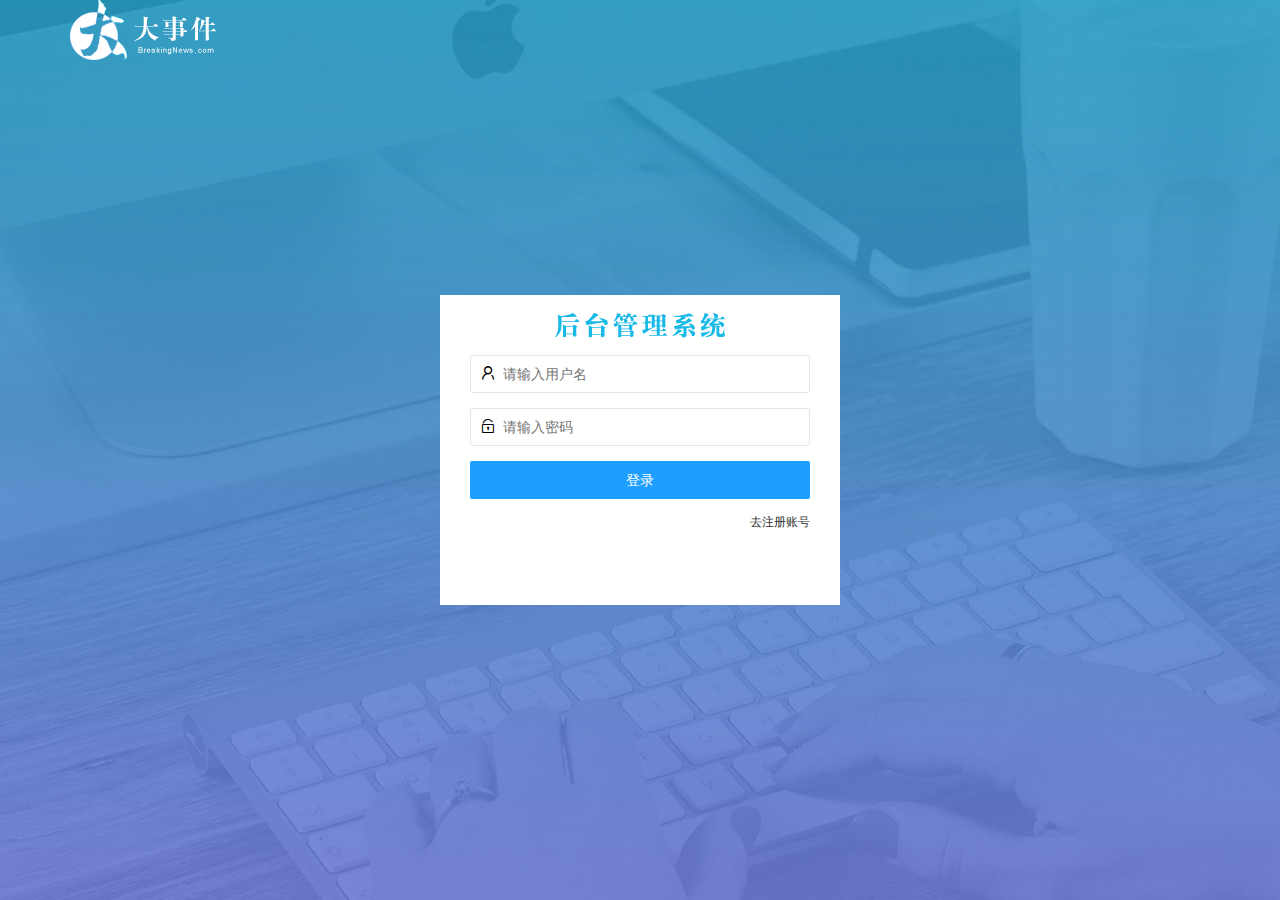
<file: login.html>
<!DOCTYPE html>
<!-- 登录页面 -->
<html lang="en">

<head>
  <meta charset="UTF-8">
  <meta http-equiv="X-UA-Compatible" content="IE=edge">
  <meta name="viewport" content="width=device-width, initial-scale=1.0">
  <title>大事件-登录/注册</title>
  <!-- 导入 layui 样式 -->
  <link rel="stylesheet" href="/assets/lib/layui/css/layui.css">
  <!-- 导入自己的样式 -->
  <link rel="stylesheet" href="/assets/css/login.css">
</head>

<body>
  <!-- 头部 logo 区域 -->
  <div class="layui-main">
    <img src="/assets/images/logo.png" alt="" />
  </div>

  <!-- 登录注册区域 -->
  <div class="loginAndRegBox">
    <div class="title-box"></div>
    <!-- 登录的div -->
    <div class="login-box">
      <!-- 登录的表单 -->
      <form class="layui-form" id="form_login">
        <!-- 实现表单校验：lay-verify="" -->
        <!-- 用户名 -->
        <div class="layui-form-item">
          <i class="layui-icon layui-icon-username"></i>
          <input type="text" name="username" required lay-verify="required" placeholder="请输入用户名" autocomplete="off"
            class="layui-input">
        </div>
        <!-- 密码 -->
        <div class="layui-form-item">
          <i class="layui-icon layui-icon-password"></i>
          <input type="password" name="password" required lay-verify="required|pwd" placeholder="请输入密码"
            autocomplete="off" class="layui-input">
        </div>
        <!-- 登录按钮 -->
        <div class="layui-form-item">
          <!-- 注意：表单提交按钮和普通按钮的区别，就是 lay-submit 属性 -->
          <button class="layui-btn layui-btn-normal layui-btn layui-btn-fluid" lay-submit>登录</button>
        </div>
        <!-- 去注册账号链接 -->
        <div class="layui-form-item links">
          <a href="javascript:;" id="link_reg">去注册账号</a>
        </div>
      </form>
    </div>
    <!-- 注册的div -->
    <div class="reg-box">
      <!-- 注册的表单 -->
      <form class="layui-form" id="form_reg">
        <!-- 用户名 -->
        <div class="layui-form-item">
          <i class="layui-icon layui-icon-username"></i>
          <input type="text" name="username" required lay-verify="required" placeholder="请输入用户名" autocomplete="off"
            class="layui-input">
        </div>
        <!-- 密码 -->
        <div class="layui-form-item">
          <i class="layui-icon layui-icon-password"></i>
          <input type="password" name="password" required lay-verify="required|pwd" placeholder="请输入密码"
            autocomplete="off" class="layui-input">
        </div>
        <!-- 确认密码 -->
        <div class="layui-form-item">
          <i class="layui-icon layui-icon-password"></i>
          <input type="password" name="repassword" required lay-verify="required|repwd" placeholder="再次确认密码"
            autocomplete="off" class="layui-input">
        </div>
        <!-- 注册按钮 -->
        <div class="layui-form-item">
          <!-- 注意：表单提交按钮和普通按钮的区别，就是 lay-submit 属性 -->
          <button class="layui-btn layui-btn-normal layui-btn layui-btn-fluid" lay-submit>注册</button>
        </div>
        <!-- 去注册账号链接 -->
        <div class="layui-form-item links">
          <a href="javascript:;" id="link_login">去登录</a>
        </div>
      </form>
    </div>
  </div>

  <!-- 导入 layui 的js文件 -->
  <script src="/assets/lib/layui/layui.all.js"></script>
  <!-- 导入 jQuery -->
  <script src="/assets/lib/jquery.js"></script>
  <!-- 导入自己封装的 baseapi.js 文件 -->
  <script src="/assets/js/baseapi.js"></script>
  <!-- 导入自己的 javascript 文件 -->
  <script src="/assets/js/login.js"></script>
</body>

</html>
</file>
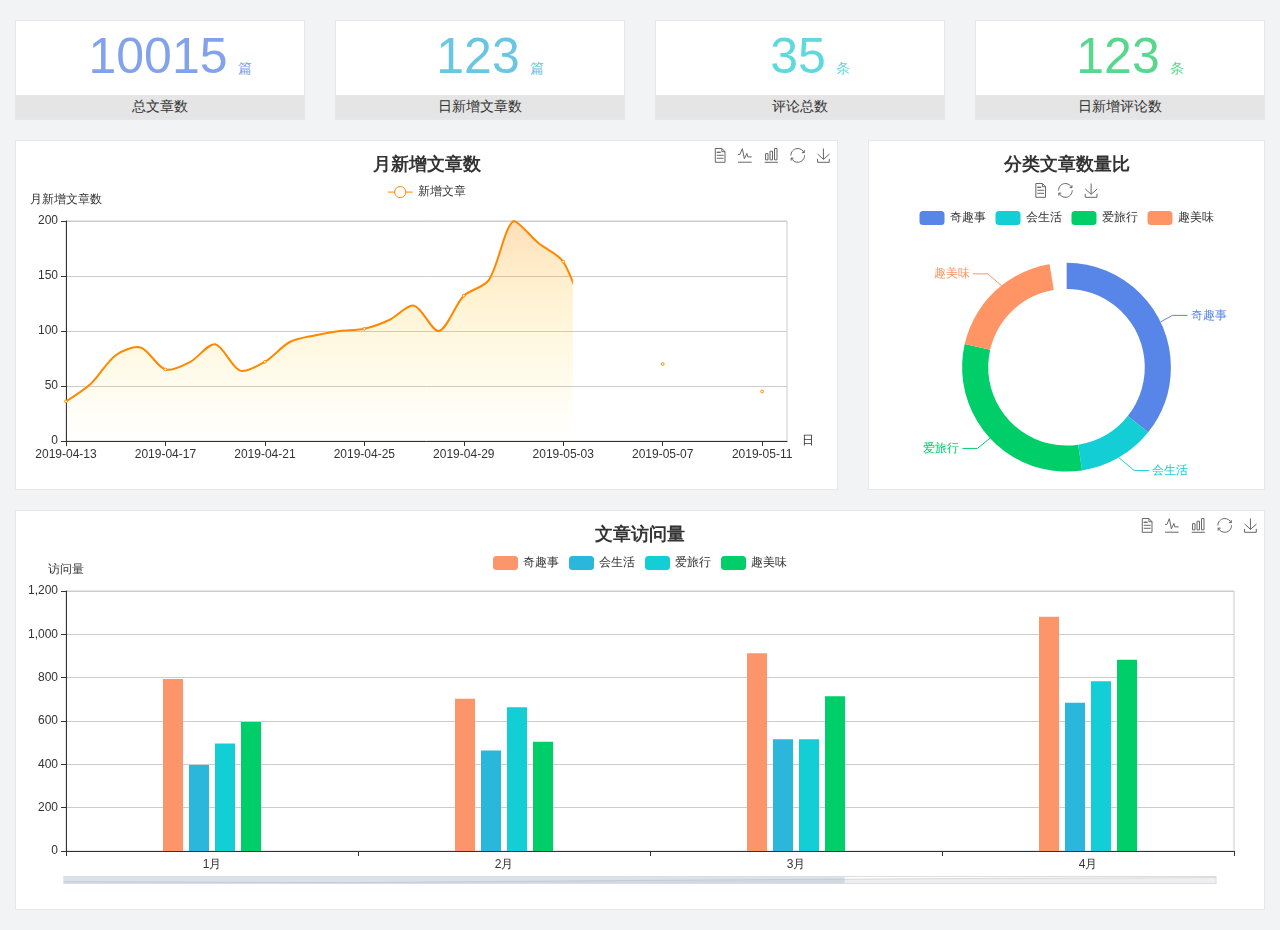
<file: home/dashboard.html>
<!DOCTYPE html>
<html lang="en">

<head>
  <meta charset="UTF-8">
  <meta name="viewport" content="width=device-width, initial-scale=1.0">
  <meta http-equiv="X-UA-Compatible" content="ie=edge">
  <title>图表统计</title>
  <link rel="stylesheet" href="../../assets/lib/bootstrap.css" />
  <link rel="stylesheet" href="../../assets/lib/main.css" />
  <script src="../../assets/lib/jquery.js"></script>
  <script type="text/javascript" src="../../assets/lib/echarts.min.js"></script>
</head>

<body>
  <div class="container-fluid">
    <div class="row spannel_list">
      <div class="col-sm-3 col-xs-6">
        <div class="spannel">
          <em>10015</em><span>篇</span>
          <b>总文章数</b>
        </div>
      </div>
      <div class="col-sm-3 col-xs-6">
        <div class="spannel scolor01">
          <em>123</em><span>篇</span>
          <b>日新增文章数</b>
        </div>
      </div>
      <div class="col-sm-3 col-xs-6">
        <div class="spannel scolor02">
          <em>35</em><span>条</span>
          <b>评论总数</b>
        </div>
      </div>
      <div class="col-sm-3 col-xs-6">
        <div class="spannel scolor03">
          <em>123</em><span>条</span>
          <b>日新增评论数</b>
        </div>
      </div>
    </div>
  </div>

  <div class="container-fluid">
    <div class="row curve-pie">
      <div class="col-lg-8 col-md-8">
        <div class="gragh_pannel" id="curve_show"></div>
      </div>
      <div class="col-lg-4 col-md-4">
        <div class="gragh_pannel" id="pie_show"></div>
      </div>
    </div>
  </div>

  <div class="container-fluid">
    <div class="column_pannel" id="column_show"></div>
  </div>

  <script>
    var oChart = echarts.init(document.getElementById('curve_show'));
    var aList_all = [
      { 'count': 36, 'date': '2019-04-13' },
      { 'count': 52, 'date': '2019-04-14' },
      { 'count': 78, 'date': '2019-04-15' },
      { 'count': 85, 'date': '2019-04-16' },
      { 'count': 65, 'date': '2019-04-17' },
      { 'count': 72, 'date': '2019-04-18' },
      { 'count': 88, 'date': '2019-04-19' },
      { 'count': 64, 'date': '2019-04-20' },
      { 'count': 72, 'date': '2019-04-21' },
      { 'count': 90, 'date': '2019-04-22' },
      { 'count': 96, 'date': '2019-04-23' },
      { 'count': 100, 'date': '2019-04-24' },
      { 'count': 102, 'date': '2019-04-25' },
      { 'count': 110, 'date': '2019-04-26' },
      { 'count': 123, 'date': '2019-04-27' },
      { 'count': 100, 'date': '2019-04-28' },
      { 'count': 132, 'date': '2019-04-29' },
      { 'count': 146, 'date': '2019-04-30' },
      { 'count': 200, 'date': '2019-05-01' },
      { 'count': 180, 'date': '2019-05-02' },
      { 'count': 163, 'date': '2019-05-03' },
      { 'count': 110, 'date': '2019-05-04' },
      { 'count': 80, 'date': '2019-05-05' },
      { 'count': 82, 'date': '2019-05-06' },
      { 'count': 70, 'date': '2019-05-07' },
      { 'count': 65, 'date': '2019-05-08' },
      { 'count': 54, 'date': '2019-05-09' },
      { 'count': 40, 'date': '2019-05-10' },
      { 'count': 45, 'date': '2019-05-11' },
      { 'count': 38, 'date': '2019-05-12' },
    ];

    let aCount = [];
    let aDate = [];

    for (var i = 0; i < aList_all.length; i++) {
      aCount.push(aList_all[i].count);
      aDate.push(aList_all[i].date);
    }

    var chartopt = {
      title: {
        text: '月新增文章数',
        left: 'center',
        top: '10'
      },
      tooltip: {
        trigger: 'axis'
      },
      legend: {
        data: ['新增文章'],
        top: '40'
      },
      toolbox: {
        show: true,
        feature: {
          mark: { show: true },
          dataView: { show: true, readOnly: false },
          magicType: { show: true, type: ['line', 'bar'] },
          restore: { show: true },
          saveAsImage: { show: true }
        }
      },
      calculable: true,
      xAxis: [
        {
          name: '日',
          type: 'category',
          boundaryGap: false,
          data: aDate
        }
      ],
      yAxis: [
        {
          name: '月新增文章数',
          type: 'value'
        }
      ],
      series: [
        {
          name: '新增文章',
          type: 'line',
          smooth: true,
          itemStyle: { normal: { areaStyle: { type: 'default' }, color: '#f80' }, lineStyle: { color: '#f80' } },
          data: aCount
        }],
      areaStyle: {
        normal: {
          color: new echarts.graphic.LinearGradient(0, 0, 0, 1, [{
            offset: 0,
            color: 'rgba(255,136,0,0.39)'
          }, {
            offset: .34,
            color: 'rgba(255,180,0,0.25)'
          }, {
            offset: 1,
            color: 'rgba(255,222,0,0.00)'
          }])

        }
      },
      grid: {
        show: true,
        x: 50,
        x2: 50,
        y: 80,
        height: 220
      }
    };

    oChart.setOption(chartopt);


    var oPie = echarts.init(document.getElementById('pie_show'));
    var oPieopt =
    {
      title: {
        top: 10,
        text: '分类文章数量比',
        x: 'center'
      },
      tooltip: {
        trigger: 'item',
        formatter: "{a} <br/>{b} : {c} ({d}%)"
      },
      color: ['#5885e8', '#13cfd5', '#00ce68', '#ff9565'],
      legend: {
        x: 'center',
        top: 65,
        data: ['奇趣事', '会生活', '爱旅行', '趣美味']
      },
      toolbox: {
        show: true,
        x: 'center',
        top: 35,
        feature: {
          mark: { show: true },
          dataView: { show: true, readOnly: false },
          magicType: {
            show: true,
            type: ['pie', 'funnel'],
            option: {
              funnel: {
                x: '25%',
                width: '50%',
                funnelAlign: 'left',
                max: 1548
              }
            }
          },
          restore: { show: true },
          saveAsImage: { show: true }
        }
      },
      calculable: true,
      series: [
        {
          name: '访问来源',
          type: 'pie',
          radius: ['45%', '60%'],
          center: ['50%', '65%'],
          data: [
            { value: 300, name: '奇趣事' },
            { value: 100, name: '会生活' },
            { value: 260, name: '爱旅行' },
            { value: 180, name: '趣美味' }
          ]
        }
      ]
    };
    oPie.setOption(oPieopt);



    var oColumn = this.echarts.init(document.getElementById('column_show'));
    var oColumnopt =
    {
      title: {
        text: '文章访问量',
        left: 'center',
        top: '10'
      },
      tooltip: {
        trigger: 'axis'
      },
      legend: {
        data: ['奇趣事', '会生活', '爱旅行', '趣美味'],
        top: '40'
      },
      toolbox: {
        show: true,
        feature: {
          mark: { show: true },
          dataView: { show: true, readOnly: false },
          magicType: { show: true, type: ['line', 'bar'] },
          restore: { show: true },
          saveAsImage: { show: true }
        }
      },
      calculable: true,
      xAxis: [
        {
          type: 'category',
          data: ['1月', '2月', '3月', '4月', '5月']
        }
      ],
      yAxis: [
        {
          name: '访问量',
          type: 'value'
        }
      ],
      series: [
        {
          name: '奇趣事',
          type: 'bar',
          barWidth: 20,
          itemStyle: {
            normal: { areaStyle: { type: 'default' }, color: '#fd956a' }
          },
          data: [800, 708, 920, 1090, 1200]
        },
        {
          name: '会生活',
          type: 'bar',
          barWidth: 20,
          itemStyle: {
            normal: { areaStyle: { type: 'default' }, color: '#2bb6db' }
          },
          data: [400, 468, 520, 690, 800]
        },
        {
          name: '爱旅行',
          type: 'bar',
          barWidth: 20,
          itemStyle: {
            normal: { areaStyle: { type: 'default' }, color: '#13cfd5' }
          },
          data: [500, 668, 520, 790, 900]
        },
        {
          name: '趣美味',
          type: 'bar',
          barWidth: 20,
          itemStyle: {
            normal: { areaStyle: { type: 'default' }, color: '#00ce68' }
          },
          data: [600, 508, 720, 890, 1000]
        }
      ],
      grid: {
        show: true,
        x: 50,
        x2: 30,
        y: 80,
        height: 260
      },
      dataZoom: [//给x轴设置滚动条
        {
          start: 0,//默认为0
          end: 100 - 1000 / 31,//默认为100
          type: 'slider',
          show: true,
          xAxisIndex: [0],
          handleSize: 0,//滑动条的 左右2个滑动条的大小
          height: 8,//组件高度
          left: 45, //左边的距离
          right: 50,//右边的距离
          bottom: 26,//右边的距离
          handleColor: '#ddd',//h滑动图标的颜色
          handleStyle: {
            borderColor: "#cacaca",
            borderWidth: "1",
            shadowBlur: 2,
            background: "#ddd",
            shadowColor: "#ddd",
          }
        }]
    };
    oColumn.setOption(oColumnopt);
  </script>
</body>

</html>
</file>
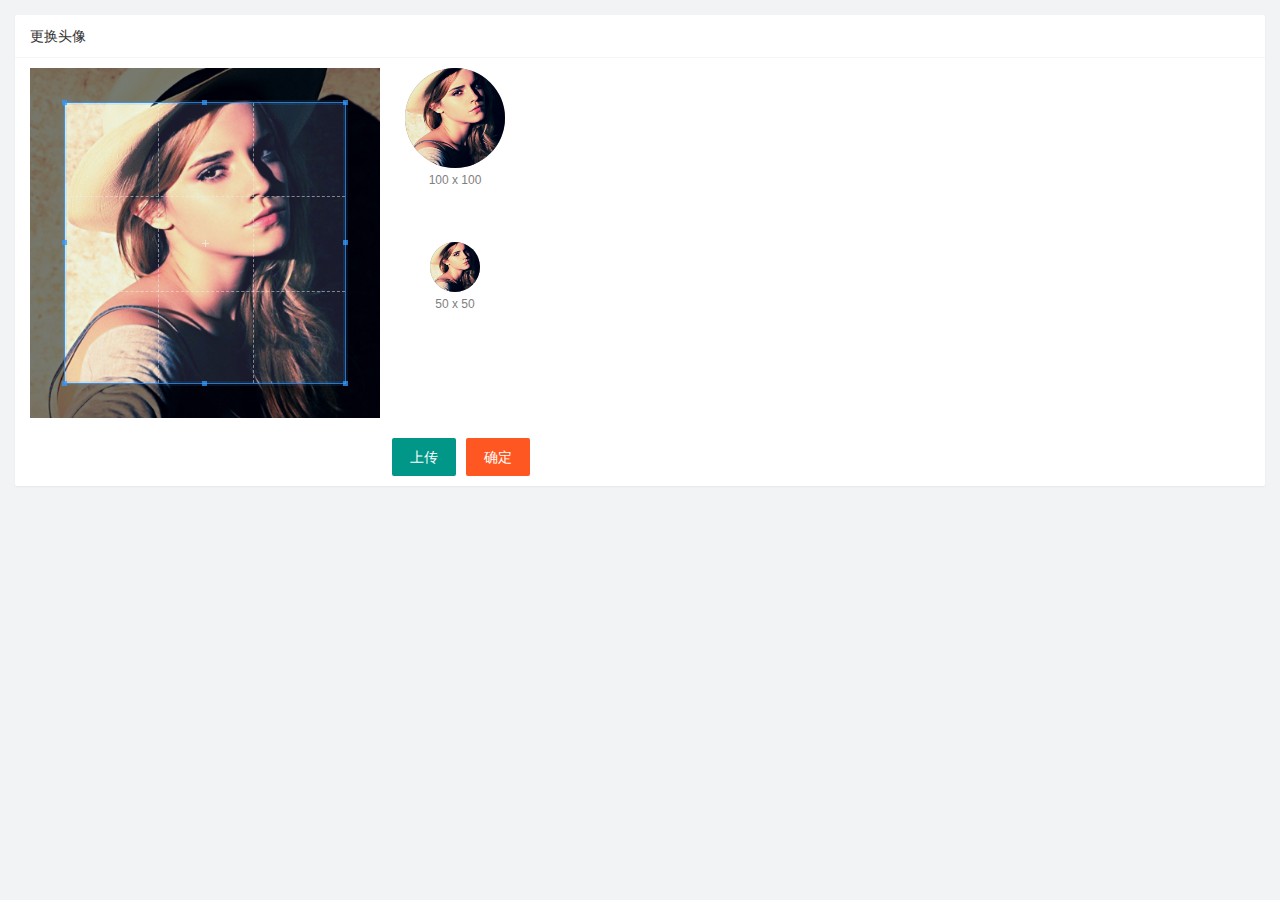
<file: user/user_avatar.html>
<!DOCTYPE html>
<html lang="en">

<head>
  <meta charset="UTF-8">
  <meta http-equiv="X-UA-Compatible" content="IE=edge">
  <meta name="viewport" content="width=device-width, initial-scale=1.0">
  <title>Document</title>
  <link rel="stylesheet" href="/assets/lib/layui/css/layui.css">
  <link rel="stylesheet" href="/assets/lib/cropper/cropper.css">
  <link rel="stylesheet" href="/assets/css/user/user_avatar.css">
</head>

<body>
  <!-- 卡片区域 -->
  <div class="layui-card">
    <div class="layui-card-header">更换头像</div>
    <div class="layui-card-body">
      <!-- 第一行的图片裁剪和预览区域 -->
      <div class="row1">
        <!-- 图片裁剪区域 -->
        <div class="cropper-box">
          <!-- 这个 img 标签很重要，将来会把它初始化为裁剪区域 -->
          <img id="image" src="/assets/images/sample.jpg" />
        </div>
        <!-- 图片的预览区域 -->
        <div class="preview-box">
          <div>
            <!-- 宽高为 100px 的预览区域 -->
            <div class="img-preview w100"></div>
            <p class="size">100 x 100</p>
          </div>
          <div>
            <!-- 宽高为 50px 的预览区域 -->
            <div class="img-preview w50"></div>
            <p class="size">50 x 50</p>
          </div>
        </div>
      </div>

      <!-- 第二行的按钮区域 -->
      <div class="row2">
        <!-- 通过 accept 属性可以指定允许用户选择什么类型的文件 -->
        <input type="file" id="file" accept="image/png,image/jpeg">
        <button type="button" class="layui-btn" id="btnChooseImage">上传</button>
        <button type="button" class="layui-btn layui-btn-danger" id="btnUpload">确定</button>
      </div>
    </div>
  </div>
  <!-- 导入 layui 的js文件 -->
  <script src="/assets/lib/layui/layui.all.js"></script>
  <!-- 导入jQuery -->
  <script src="/assets/lib/jquery.js"></script>
  <script src="/assets/lib/cropper/Cropper.js"></script>
  <script src="/assets/lib/cropper/jquery-cropper.js"></script>
  <!-- 导入 baseapi -->
  <script src="/assets/js/baseapi.js"></script>
  <!-- 导入自己的js文件 -->
  <script src="/assets/js/user/user_avatar.js"></script>
</body>

</html>
</file>
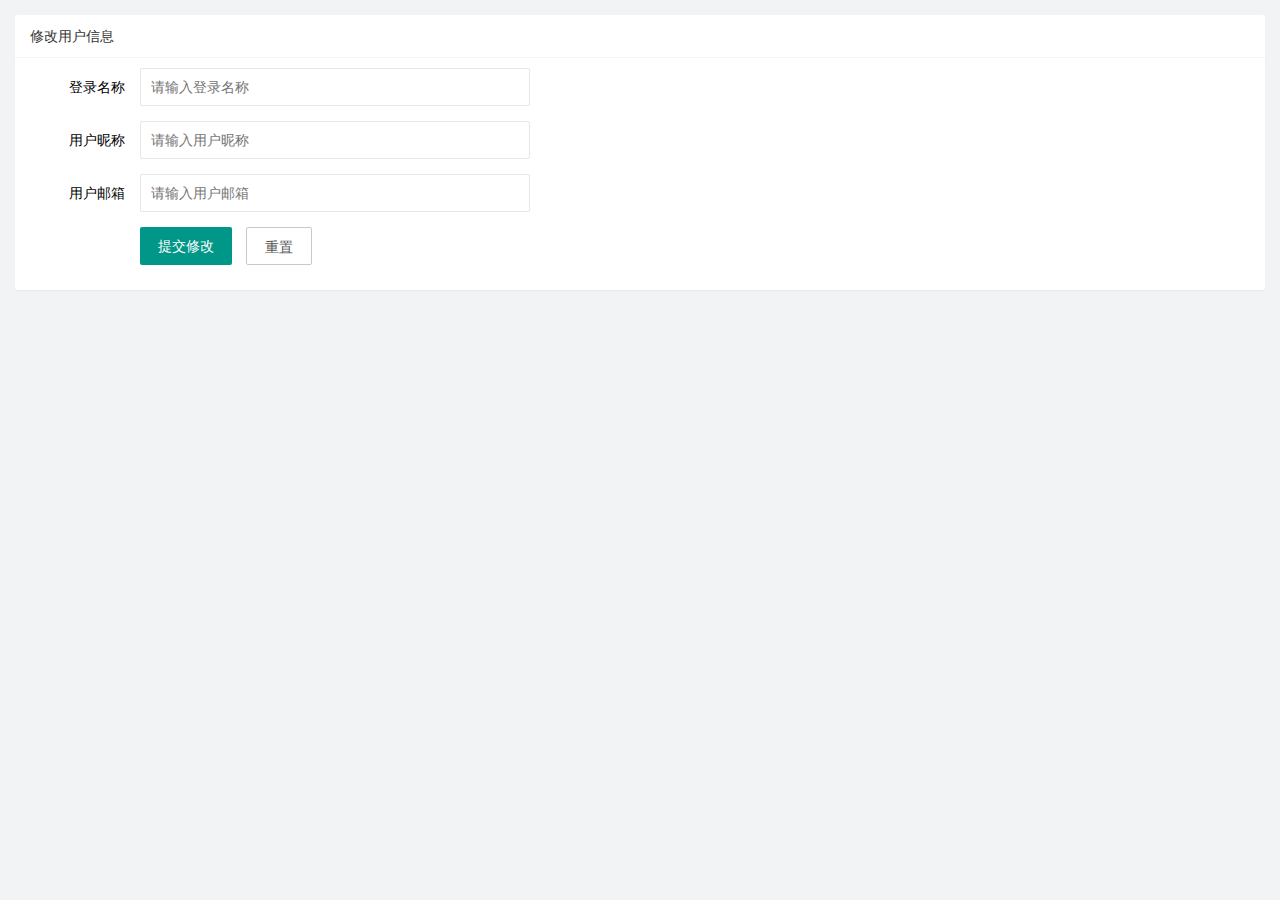
<file: user/user_info.html>
<!DOCTYPE html>
<html lang="en">

<head>
  <meta charset="UTF-8">
  <meta http-equiv="X-UA-Compatible" content="IE=edge">
  <meta name="viewport" content="width=device-width, initial-scale=1.0">
  <title>Document</title>
  <!-- 导入 layui 的样式 -->
  <link rel="stylesheet" href="/assets/lib/layui/css/layui.css">
  <!-- 导入自己的样式 -->
  <link rel="stylesheet" href="/assets/css/user/user_info.css">
</head>

<body>
  <!-- 卡片区域 -->
  <div class="layui-card">
    <div class="layui-card-header">修改用户信息</div>
    <div class="layui-card-body">
      <!-- form表单区域 -->
      <form class="layui-form" lay-filter="formUserInfo">
        <!-- 这是隐藏域 -->
        <input type="hidden" name="id">
        <!-- 登录名称 -->
        <div class="layui-form-item">
          <label class="layui-form-label">登录名称</label>
          <div class="layui-input-block">
            <input readonly type="text" name="username" required lay-verify="required" placeholder="请输入登录名称"
              autocomplete="off" class="layui-input">
          </div>
        </div>
        <!-- 用户昵称 -->
        <div class="layui-form-item">
          <label class="layui-form-label">用户昵称</label>
          <div class="layui-input-block">
            <input type="text" name="nickname" required lay-verify="required|nickname" placeholder="请输入用户昵称"
              autocomplete="off" class="layui-input">
          </div>
        </div>
        <!-- 用户邮箱 -->
        <div class="layui-form-item">
          <label class="layui-form-label">用户邮箱</label>
          <div class="layui-input-block">
            <input type="text" name="email" required lay-verify="required|email" placeholder="请输入用户邮箱"
              autocomplete="off" class="layui-input">
          </div>
        </div>
        <!-- 按钮区域 -->
        <div class="layui-form-item">
          <div class="layui-input-block">
            <button class="layui-btn" lay-submit lay-filter="formDemo">提交修改</button>
            <button type="reset" class="layui-btn layui-btn-primary" id="btnReset">重置</button>
          </div>
        </div>
      </form>
    </div>
  </div>

  <!-- 导入 layui 的 js 文件 -->
  <script src="/assets/lib/layui/layui.all.js"></script>
  <!-- 导入 jQuery -->
  <script src="/assets/lib/jquery.js"></script>
  <!-- 导入 baseapi -->
  <script src="/assets/js/baseapi.js"></script>
  <!-- 导入自己的 js 文件 -->
  <script src="/assets/js/user/user_info.js"></script>
</body>

</html>
</file>
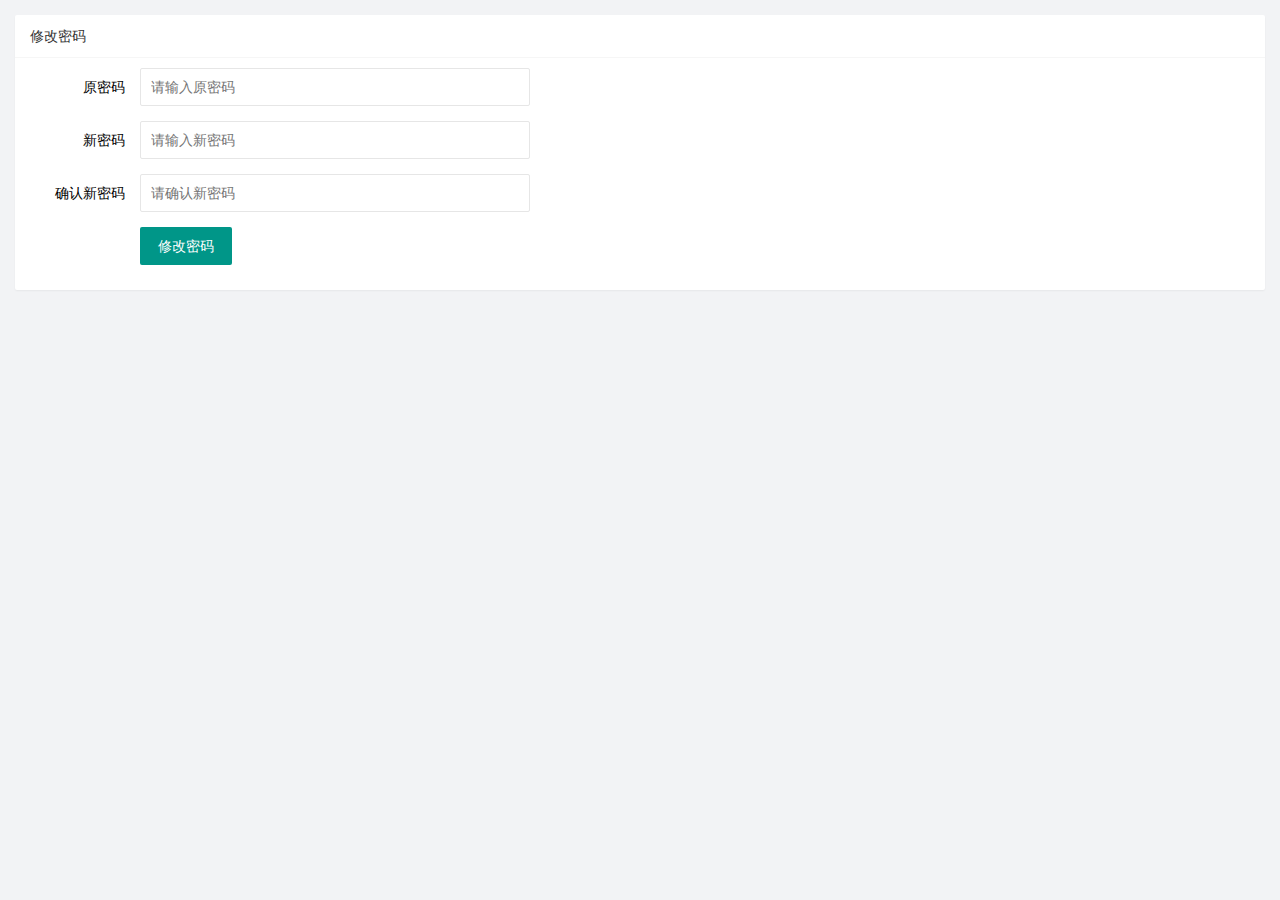
<file: user/user_pwd.html>
<!DOCTYPE html>
<html lang="en">

<head>
  <meta charset="UTF-8">
  <meta http-equiv="X-UA-Compatible" content="IE=edge">
  <meta name="viewport" content="width=device-width, initial-scale=1.0">
  <title>Document</title>
  <link rel="stylesheet" href="/assets/lib/layui/css/layui.css">
  <link rel="stylesheet" href="/assets/css/user/user_pwd.css">
</head>

<body>
  <!-- 卡片区域 -->
  <div class="layui-card">
    <div class="layui-card-header">修改密码</div>
    <div class="layui-card-body">
      <!-- 卡片表单区域 -->
      <form class="layui-form">
        <!-- 原密码 -->
        <div class="layui-form-item">
          <label class="layui-form-label">原密码</label>
          <div class="layui-input-block">
            <input type="password" name="oldPwd" required lay-verify="required|pwd" placeholder="请输入原密码"
              autocomplete="off" class="layui-input">
          </div>
        </div>
        <!-- 新密码 -->
        <div class="layui-form-item">
          <label class="layui-form-label">新密码</label>
          <div class="layui-input-block">
            <input type="password" name="newPwd" required lay-verify="required|pwd|samePwd" placeholder="请输入新密码"
              autocomplete="off" class="layui-input">
          </div>
        </div>
        <!-- 确认新密码 -->
        <div class="layui-form-item">
          <label class="layui-form-label">确认新密码</label>
          <div class="layui-input-block">
            <input type="password" name="rePwd" required lay-verify="required|pwd|rePwd" placeholder="请确认新密码"
              autocomplete="off" class="layui-input">
          </div>
        </div>
        <!-- 表单按钮 -->
        <div class="layui-form-item">
          <div class="layui-input-block">
            <button class="layui-btn" lay-submit lay-filter="formDemo">修改密码</button>
          </div>
        </div>
      </form>
    </div>
  </div>

  <!-- 导入 layui 的 js 文件 -->
  <script src="/assets/lib/layui/layui.all.js"></script>
  <!-- 导入 jQuery -->
  <script src="/assets/lib/jquery.js"></script>
  <!-- 导入 baseapi -->
  <script src="/assets/js/baseapi.js"></script>
  <!-- 导入自己的 js 文件 -->
  <script src="/assets/js/user/user_pwd.js"></script>
</body>

</html>
</file>
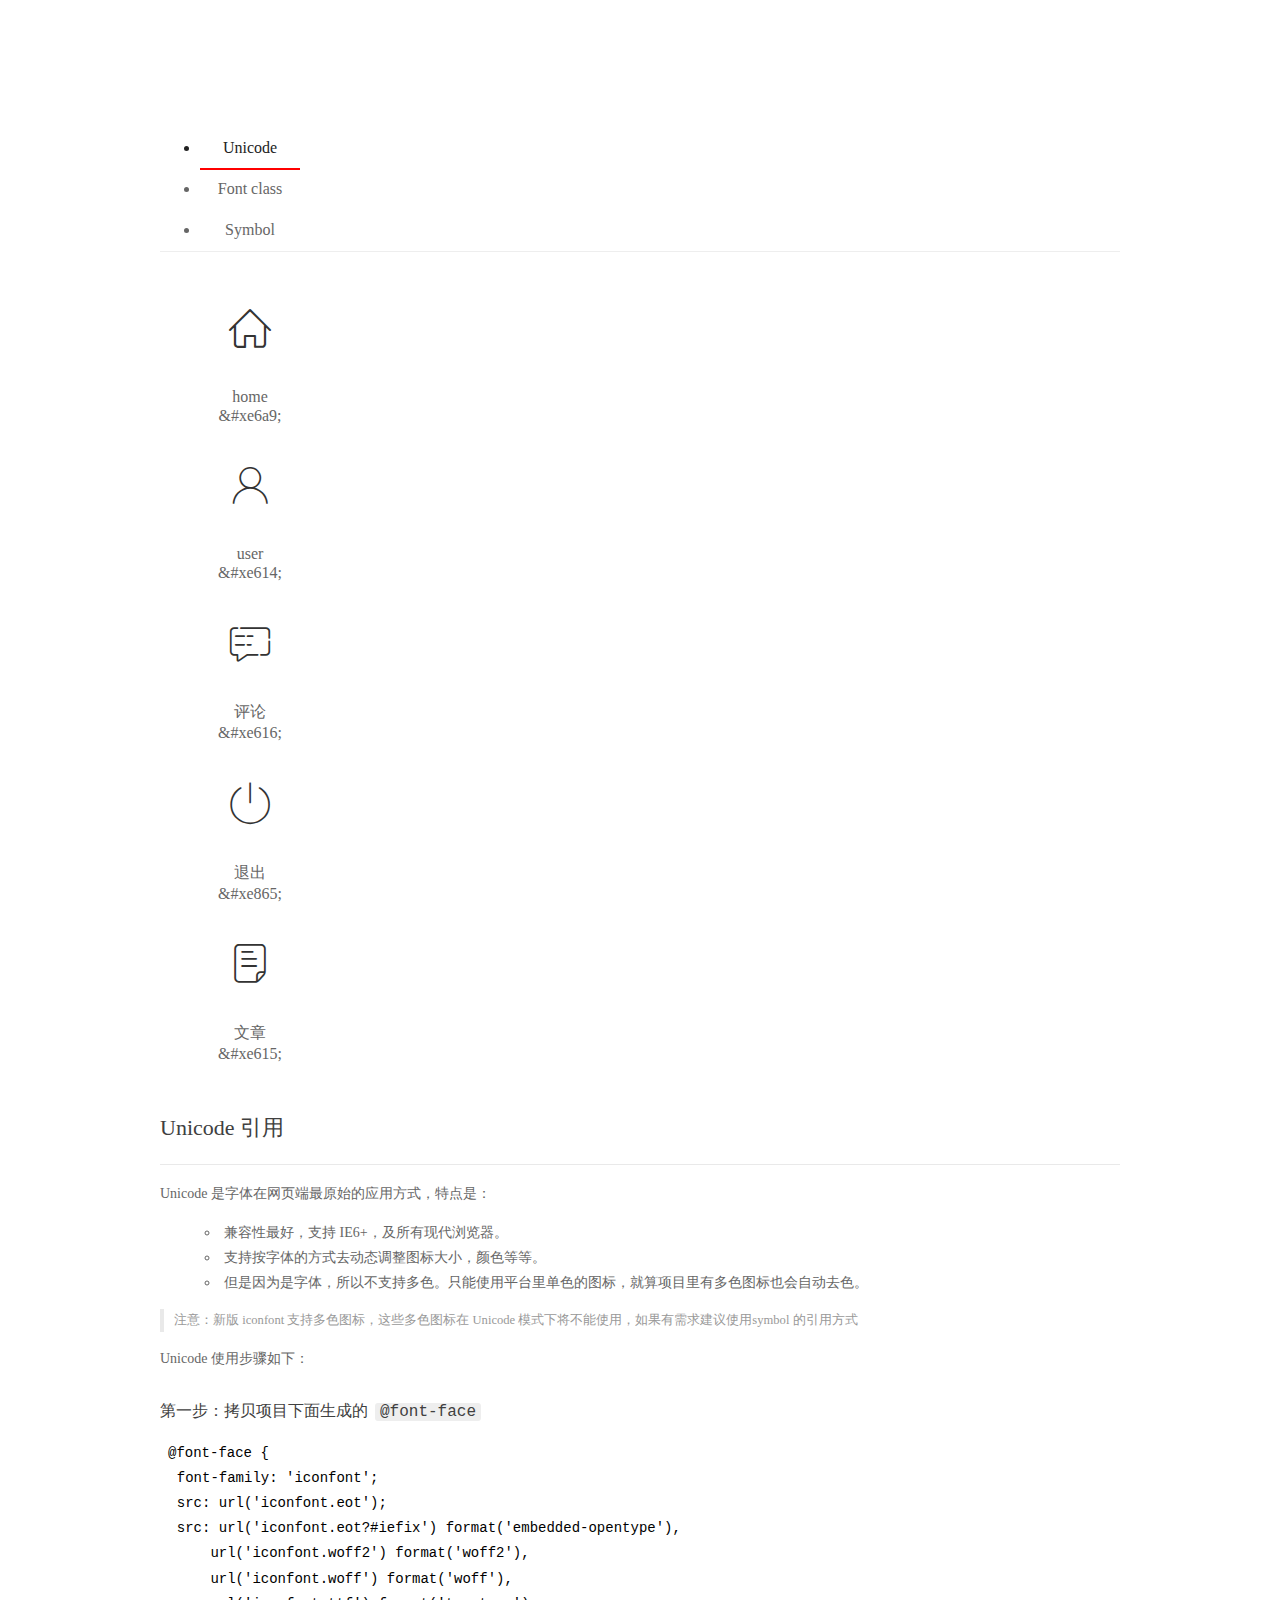
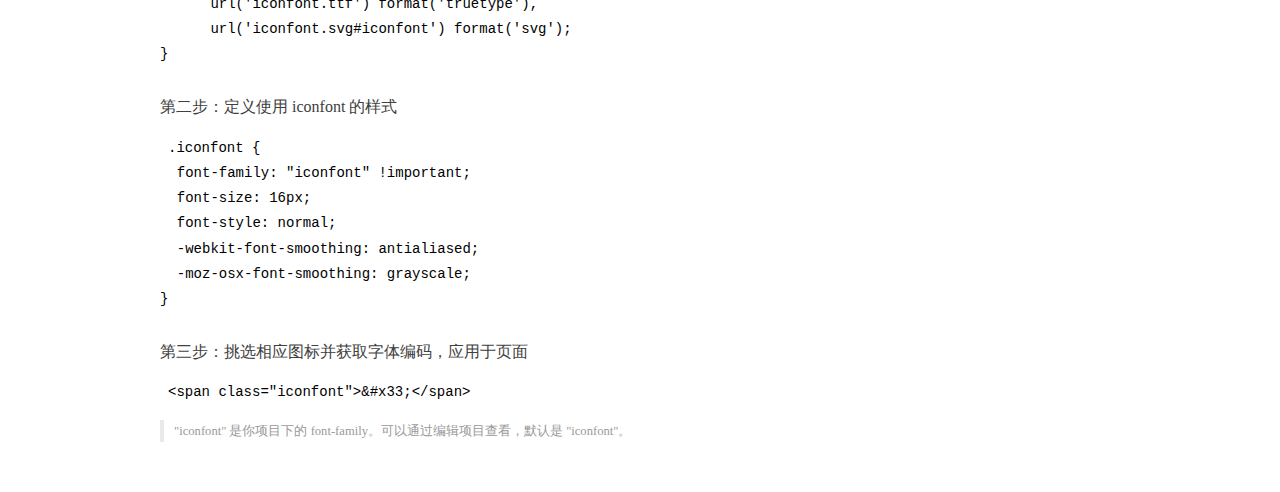
<file: assets/fonts/demo_index.html>
<!DOCTYPE html>
<html>
<head>
  <meta charset="utf-8"/>
  <title>IconFont Demo</title>
  <link rel="shortcut icon" href="https://gtms04.alicdn.com/tps/i4/TB1_oz6GVXXXXaFXpXXJDFnIXXX-64-64.ico" type="image/x-icon"/>
  <link rel="stylesheet" href="https://g.alicdn.com/thx/cube/1.3.2/cube.min.css">
  <link rel="stylesheet" href="demo.css">
  <link rel="stylesheet" href="iconfont.css">
  <script src="iconfont.js"></script>
  <!-- jQuery -->
  <script src="https://a1.alicdn.com/oss/uploads/2018/12/26/7bfddb60-08e8-11e9-9b04-53e73bb6408b.js"></script>
  <!-- 代码高亮 -->
  <script src="https://a1.alicdn.com/oss/uploads/2018/12/26/a3f714d0-08e6-11e9-8a15-ebf944d7534c.js"></script>
</head>
<body>
  <div class="main">
    <h1 class="logo"><a href="https://www.iconfont.cn/" title="iconfont 首页" target="_blank">&#xe86b;</a></h1>
    <div class="nav-tabs">
      <ul id="tabs" class="dib-box">
        <li class="dib active"><span>Unicode</span></li>
        <li class="dib"><span>Font class</span></li>
        <li class="dib"><span>Symbol</span></li>
      </ul>
      
    </div>
    <div class="tab-container">
      <div class="content unicode" style="display: block;">
          <ul class="icon_lists dib-box">
          
            <li class="dib">
              <span class="icon iconfont">&#xe6a9;</span>
                <div class="name">home</div>
                <div class="code-name">&amp;#xe6a9;</div>
              </li>
          
            <li class="dib">
              <span class="icon iconfont">&#xe614;</span>
                <div class="name">user</div>
                <div class="code-name">&amp;#xe614;</div>
              </li>
          
            <li class="dib">
              <span class="icon iconfont">&#xe616;</span>
                <div class="name">评论</div>
                <div class="code-name">&amp;#xe616;</div>
              </li>
          
            <li class="dib">
              <span class="icon iconfont">&#xe865;</span>
                <div class="name">退出</div>
                <div class="code-name">&amp;#xe865;</div>
              </li>
          
            <li class="dib">
              <span class="icon iconfont">&#xe615;</span>
                <div class="name">文章</div>
                <div class="code-name">&amp;#xe615;</div>
              </li>
          
          </ul>
          <div class="article markdown">
          <h2 id="unicode-">Unicode 引用</h2>
          <hr>

          <p>Unicode 是字体在网页端最原始的应用方式，特点是：</p>
          <ul>
            <li>兼容性最好，支持 IE6+，及所有现代浏览器。</li>
            <li>支持按字体的方式去动态调整图标大小，颜色等等。</li>
            <li>但是因为是字体，所以不支持多色。只能使用平台里单色的图标，就算项目里有多色图标也会自动去色。</li>
          </ul>
          <blockquote>
            <p>注意：新版 iconfont 支持多色图标，这些多色图标在 Unicode 模式下将不能使用，如果有需求建议使用symbol 的引用方式</p>
          </blockquote>
          <p>Unicode 使用步骤如下：</p>
          <h3 id="-font-face">第一步：拷贝项目下面生成的 <code>@font-face</code></h3>
<pre><code class="language-css"
>@font-face {
  font-family: 'iconfont';
  src: url('iconfont.eot');
  src: url('iconfont.eot?#iefix') format('embedded-opentype'),
      url('iconfont.woff2') format('woff2'),
      url('iconfont.woff') format('woff'),
      url('iconfont.ttf') format('truetype'),
      url('iconfont.svg#iconfont') format('svg');
}
</code></pre>
          <h3 id="-iconfont-">第二步：定义使用 iconfont 的样式</h3>
<pre><code class="language-css"
>.iconfont {
  font-family: "iconfont" !important;
  font-size: 16px;
  font-style: normal;
  -webkit-font-smoothing: antialiased;
  -moz-osx-font-smoothing: grayscale;
}
</code></pre>
          <h3 id="-">第三步：挑选相应图标并获取字体编码，应用于页面</h3>
<pre>
<code class="language-html"
>&lt;span class="iconfont"&gt;&amp;#x33;&lt;/span&gt;
</code></pre>
          <blockquote>
            <p>"iconfont" 是你项目下的 font-family。可以通过编辑项目查看，默认是 "iconfont"。</p>
          </blockquote>
          </div>
      </div>
      <div class="content font-class">
        <ul class="icon_lists dib-box">
          
          <li class="dib">
            <span class="icon iconfont icon-home"></span>
            <div class="name">
              home
            </div>
            <div class="code-name">.icon-home
            </div>
          </li>
          
          <li class="dib">
            <span class="icon iconfont icon-user"></span>
            <div class="name">
              user
            </div>
            <div class="code-name">.icon-user
            </div>
          </li>
          
          <li class="dib">
            <span class="icon iconfont icon-pinglun"></span>
            <div class="name">
              评论
            </div>
            <div class="code-name">.icon-pinglun
            </div>
          </li>
          
          <li class="dib">
            <span class="icon iconfont icon-tuichu"></span>
            <div class="name">
              退出
            </div>
            <div class="code-name">.icon-tuichu
            </div>
          </li>
          
          <li class="dib">
            <span class="icon iconfont icon-16"></span>
            <div class="name">
              文章
            </div>
            <div class="code-name">.icon-16
            </div>
          </li>
          
        </ul>
        <div class="article markdown">
        <h2 id="font-class-">font-class 引用</h2>
        <hr>

        <p>font-class 是 Unicode 使用方式的一种变种，主要是解决 Unicode 书写不直观，语意不明确的问题。</p>
        <p>与 Unicode 使用方式相比，具有如下特点：</p>
        <ul>
          <li>兼容性良好，支持 IE8+，及所有现代浏览器。</li>
          <li>相比于 Unicode 语意明确，书写更直观。可以很容易分辨这个 icon 是什么。</li>
          <li>因为使用 class 来定义图标，所以当要替换图标时，只需要修改 class 里面的 Unicode 引用。</li>
          <li>不过因为本质上还是使用的字体，所以多色图标还是不支持的。</li>
        </ul>
        <p>使用步骤如下：</p>
        <h3 id="-fontclass-">第一步：引入项目下面生成的 fontclass 代码：</h3>
<pre><code class="language-html">&lt;link rel="stylesheet" href="./iconfont.css"&gt;
</code></pre>
        <h3 id="-">第二步：挑选相应图标并获取类名，应用于页面：</h3>
<pre><code class="language-html">&lt;span class="iconfont icon-xxx"&gt;&lt;/span&gt;
</code></pre>
        <blockquote>
          <p>"
            iconfont" 是你项目下的 font-family。可以通过编辑项目查看，默认是 "iconfont"。</p>
        </blockquote>
      </div>
      </div>
      <div class="content symbol">
          <ul class="icon_lists dib-box">
          
            <li class="dib">
                <svg class="icon svg-icon" aria-hidden="true">
                  <use xlink:href="#icon-home"></use>
                </svg>
                <div class="name">home</div>
                <div class="code-name">#icon-home</div>
            </li>
          
            <li class="dib">
                <svg class="icon svg-icon" aria-hidden="true">
                  <use xlink:href="#icon-user"></use>
                </svg>
                <div class="name">user</div>
                <div class="code-name">#icon-user</div>
            </li>
          
            <li class="dib">
                <svg class="icon svg-icon" aria-hidden="true">
                  <use xlink:href="#icon-pinglun"></use>
                </svg>
                <div class="name">评论</div>
                <div class="code-name">#icon-pinglun</div>
            </li>
          
            <li class="dib">
                <svg class="icon svg-icon" aria-hidden="true">
                  <use xlink:href="#icon-tuichu"></use>
                </svg>
                <div class="name">退出</div>
                <div class="code-name">#icon-tuichu</div>
            </li>
          
            <li class="dib">
                <svg class="icon svg-icon" aria-hidden="true">
                  <use xlink:href="#icon-16"></use>
                </svg>
                <div class="name">文章</div>
                <div class="code-name">#icon-16</div>
            </li>
          
          </ul>
          <div class="article markdown">
          <h2 id="symbol-">Symbol 引用</h2>
          <hr>

          <p>这是一种全新的使用方式，应该说这才是未来的主流，也是平台目前推荐的用法。相关介绍可以参考这篇<a href="">文章</a>
            这种用法其实是做了一个 SVG 的集合，与另外两种相比具有如下特点：</p>
          <ul>
            <li>支持多色图标了，不再受单色限制。</li>
            <li>通过一些技巧，支持像字体那样，通过 <code>font-size</code>, <code>color</code> 来调整样式。</li>
            <li>兼容性较差，支持 IE9+，及现代浏览器。</li>
            <li>浏览器渲染 SVG 的性能一般，还不如 png。</li>
          </ul>
          <p>使用步骤如下：</p>
          <h3 id="-symbol-">第一步：引入项目下面生成的 symbol 代码：</h3>
<pre><code class="language-html">&lt;script src="./iconfont.js"&gt;&lt;/script&gt;
</code></pre>
          <h3 id="-css-">第二步：加入通用 CSS 代码（引入一次就行）：</h3>
<pre><code class="language-html">&lt;style&gt;
.icon {
  width: 1em;
  height: 1em;
  vertical-align: -0.15em;
  fill: currentColor;
  overflow: hidden;
}
&lt;/style&gt;
</code></pre>
          <h3 id="-">第三步：挑选相应图标并获取类名，应用于页面：</h3>
<pre><code class="language-html">&lt;svg class="icon" aria-hidden="true"&gt;
  &lt;use xlink:href="#icon-xxx"&gt;&lt;/use&gt;
&lt;/svg&gt;
</code></pre>
          </div>
      </div>

    </div>
  </div>
  <script>
  $(document).ready(function () {
      $('.tab-container .content:first').show()

      $('#tabs li').click(function (e) {
        var tabContent = $('.tab-container .content')
        var index = $(this).index()

        if ($(this).hasClass('active')) {
          return
        } else {
          $('#tabs li').removeClass('active')
          $(this).addClass('active')

          tabContent.hide().eq(index).fadeIn()
        }
      })
    })
  </script>
</body>
</html>
</file>
<file: assets/lib/layui/css/layui.css>
/** layui-v2.5.5 MIT License By https://www.layui.com */
 .layui-inline,img{display:inline-block;vertical-align:middle}h1,h2,h3,h4,h5,h6{font-weight:400}.layui-edge,.layui-header,.layui-inline,.layui-main{position:relative}.layui-body,.layui-edge,.layui-elip{overflow:hidden}.layui-btn,.layui-edge,.layui-inline,img{vertical-align:middle}.layui-btn,.layui-disabled,.layui-icon,.layui-unselect{-moz-user-select:none;-webkit-user-select:none;-ms-user-select:none}.layui-elip,.layui-form-checkbox span,.layui-form-pane .layui-form-label{text-overflow:ellipsis;white-space:nowrap}.layui-breadcrumb,.layui-tree-btnGroup{visibility:hidden}blockquote,body,button,dd,div,dl,dt,form,h1,h2,h3,h4,h5,h6,input,li,ol,p,pre,td,textarea,th,ul{margin:0;padding:0;-webkit-tap-highlight-color:rgba(0,0,0,0)}a:active,a:hover{outline:0}img{border:none}li{list-style:none}table{border-collapse:collapse;border-spacing:0}h4,h5,h6{font-size:100%}button,input,optgroup,option,select,textarea{font-family:inherit;font-size:inherit;font-style:inherit;font-weight:inherit;outline:0}pre{white-space:pre-wrap;white-space:-moz-pre-wrap;white-space:-pre-wrap;white-space:-o-pre-wrap;word-wrap:break-word}body{line-height:24px;font:14px Helvetica Neue,Helvetica,PingFang SC,Tahoma,Arial,sans-serif}hr{height:1px;margin:10px 0;border:0;clear:both}a{color:#333;text-decoration:none}a:hover{color:#777}a cite{font-style:normal;*cursor:pointer}.layui-border-box,.layui-border-box *{box-sizing:border-box}.layui-box,.layui-box *{box-sizing:content-box}.layui-clear{clear:both;*zoom:1}.layui-clear:after{content:'\20';clear:both;*zoom:1;display:block;height:0}.layui-inline{*display:inline;*zoom:1}.layui-edge{display:inline-block;width:0;height:0;border-width:6px;border-style:dashed;border-color:transparent}.layui-edge-top{top:-4px;border-bottom-color:#999;border-bottom-style:solid}.layui-edge-right{border-left-color:#999;border-left-style:solid}.layui-edge-bottom{top:2px;border-top-color:#999;border-top-style:solid}.layui-edge-left{border-right-color:#999;border-right-style:solid}.layui-disabled,.layui-disabled:hover{color:#d2d2d2!important;cursor:not-allowed!important}.layui-circle{border-radius:100%}.layui-show{display:block!important}.layui-hide{display:none!important}@font-face{font-family:layui-icon;src:url(../font/iconfont.eot?v=250);src:url(../font/iconfont.eot?v=250#iefix) format('embedded-opentype'),url(../font/iconfont.woff2?v=250) format('woff2'),url(../font/iconfont.woff?v=250) format('woff'),url(../font/iconfont.ttf?v=250) format('truetype'),url(../font/iconfont.svg?v=250#layui-icon) format('svg')}.layui-icon{font-family:layui-icon!important;font-size:16px;font-style:normal;-webkit-font-smoothing:antialiased;-moz-osx-font-smoothing:grayscale}.layui-icon-reply-fill:before{content:"\e611"}.layui-icon-set-fill:before{content:"\e614"}.layui-icon-menu-fill:before{content:"\e60f"}.layui-icon-search:before{content:"\e615"}.layui-icon-share:before{content:"\e641"}.layui-icon-set-sm:before{content:"\e620"}.layui-icon-engine:before{content:"\e628"}.layui-icon-close:before{content:"\1006"}.layui-icon-close-fill:before{content:"\1007"}.layui-icon-chart-screen:before{content:"\e629"}.layui-icon-star:before{content:"\e600"}.layui-icon-circle-dot:before{content:"\e617"}.layui-icon-chat:before{content:"\e606"}.layui-icon-release:before{content:"\e609"}.layui-icon-list:before{content:"\e60a"}.layui-icon-chart:before{content:"\e62c"}.layui-icon-ok-circle:before{content:"\1005"}.layui-icon-layim-theme:before{content:"\e61b"}.layui-icon-table:before{content:"\e62d"}.layui-icon-right:before{content:"\e602"}.layui-icon-left:before{content:"\e603"}.layui-icon-cart-simple:before{content:"\e698"}.layui-icon-face-cry:before{content:"\e69c"}.layui-icon-face-smile:before{content:"\e6af"}.layui-icon-survey:before{content:"\e6b2"}.layui-icon-tree:before{content:"\e62e"}.layui-icon-upload-circle:before{content:"\e62f"}.layui-icon-add-circle:before{content:"\e61f"}.layui-icon-download-circle:before{content:"\e601"}.layui-icon-templeate-1:before{content:"\e630"}.layui-icon-util:before{content:"\e631"}.layui-icon-face-surprised:before{content:"\e664"}.layui-icon-edit:before{content:"\e642"}.layui-icon-speaker:before{content:"\e645"}.layui-icon-down:before{content:"\e61a"}.layui-icon-file:before{content:"\e621"}.layui-icon-layouts:before{content:"\e632"}.layui-icon-rate-half:before{content:"\e6c9"}.layui-icon-add-circle-fine:before{content:"\e608"}.layui-icon-prev-circle:before{content:"\e633"}.layui-icon-read:before{content:"\e705"}.layui-icon-404:before{content:"\e61c"}.layui-icon-carousel:before{content:"\e634"}.layui-icon-help:before{content:"\e607"}.layui-icon-code-circle:before{content:"\e635"}.layui-icon-water:before{content:"\e636"}.layui-icon-username:before{content:"\e66f"}.layui-icon-find-fill:before{content:"\e670"}.layui-icon-about:before{content:"\e60b"}.layui-icon-location:before{content:"\e715"}.layui-icon-up:before{content:"\e619"}.layui-icon-pause:before{content:"\e651"}.layui-icon-date:before{content:"\e637"}.layui-icon-layim-uploadfile:before{content:"\e61d"}.layui-icon-delete:before{content:"\e640"}.layui-icon-play:before{content:"\e652"}.layui-icon-top:before{content:"\e604"}.layui-icon-friends:before{content:"\e612"}.layui-icon-refresh-3:before{content:"\e9aa"}.layui-icon-ok:before{content:"\e605"}.layui-icon-layer:before{content:"\e638"}.layui-icon-face-smile-fine:before{content:"\e60c"}.layui-icon-dollar:before{content:"\e659"}.layui-icon-group:before{content:"\e613"}.layui-icon-layim-download:before{content:"\e61e"}.layui-icon-picture-fine:before{content:"\e60d"}.layui-icon-link:before{content:"\e64c"}.layui-icon-diamond:before{content:"\e735"}.layui-icon-log:before{content:"\e60e"}.layui-icon-rate-solid:before{content:"\e67a"}.layui-icon-fonts-del:before{content:"\e64f"}.layui-icon-unlink:before{content:"\e64d"}.layui-icon-fonts-clear:before{content:"\e639"}.layui-icon-triangle-r:before{content:"\e623"}.layui-icon-circle:before{content:"\e63f"}.layui-icon-radio:before{content:"\e643"}.layui-icon-align-center:before{content:"\e647"}.layui-icon-align-right:before{content:"\e648"}.layui-icon-align-left:before{content:"\e649"}.layui-icon-loading-1:before{content:"\e63e"}.layui-icon-return:before{content:"\e65c"}.layui-icon-fonts-strong:before{content:"\e62b"}.layui-icon-upload:before{content:"\e67c"}.layui-icon-dialogue:before{content:"\e63a"}.layui-icon-video:before{content:"\e6ed"}.layui-icon-headset:before{content:"\e6fc"}.layui-icon-cellphone-fine:before{content:"\e63b"}.layui-icon-add-1:before{content:"\e654"}.layui-icon-face-smile-b:before{content:"\e650"}.layui-icon-fonts-html:before{content:"\e64b"}.layui-icon-form:before{content:"\e63c"}.layui-icon-cart:before{content:"\e657"}.layui-icon-camera-fill:before{content:"\e65d"}.layui-icon-tabs:before{content:"\e62a"}.layui-icon-fonts-code:before{content:"\e64e"}.layui-icon-fire:before{content:"\e756"}.layui-icon-set:before{content:"\e716"}.layui-icon-fonts-u:before{content:"\e646"}.layui-icon-triangle-d:before{content:"\e625"}.layui-icon-tips:before{content:"\e702"}.layui-icon-picture:before{content:"\e64a"}.layui-icon-more-vertical:before{content:"\e671"}.layui-icon-flag:before{content:"\e66c"}.layui-icon-loading:before{content:"\e63d"}.layui-icon-fonts-i:before{content:"\e644"}.layui-icon-refresh-1:before{content:"\e666"}.layui-icon-rmb:before{content:"\e65e"}.layui-icon-home:before{content:"\e68e"}.layui-icon-user:before{content:"\e770"}.layui-icon-notice:before{content:"\e667"}.layui-icon-login-weibo:before{content:"\e675"}.layui-icon-voice:before{content:"\e688"}.layui-icon-upload-drag:before{content:"\e681"}.layui-icon-login-qq:before{content:"\e676"}.layui-icon-snowflake:before{content:"\e6b1"}.layui-icon-file-b:before{content:"\e655"}.layui-icon-template:before{content:"\e663"}.layui-icon-auz:before{content:"\e672"}.layui-icon-console:before{content:"\e665"}.layui-icon-app:before{content:"\e653"}.layui-icon-prev:before{content:"\e65a"}.layui-icon-website:before{content:"\e7ae"}.layui-icon-next:before{content:"\e65b"}.layui-icon-component:before{content:"\e857"}.layui-icon-more:before{content:"\e65f"}.layui-icon-login-wechat:before{content:"\e677"}.layui-icon-shrink-right:before{content:"\e668"}.layui-icon-spread-left:before{content:"\e66b"}.layui-icon-camera:before{content:"\e660"}.layui-icon-note:before{content:"\e66e"}.layui-icon-refresh:before{content:"\e669"}.layui-icon-female:before{content:"\e661"}.layui-icon-male:before{content:"\e662"}.layui-icon-password:before{content:"\e673"}.layui-icon-senior:before{content:"\e674"}.layui-icon-theme:before{content:"\e66a"}.layui-icon-tread:before{content:"\e6c5"}.layui-icon-praise:before{content:"\e6c6"}.layui-icon-star-fill:before{content:"\e658"}.layui-icon-rate:before{content:"\e67b"}.layui-icon-template-1:before{content:"\e656"}.layui-icon-vercode:before{content:"\e679"}.layui-icon-cellphone:before{content:"\e678"}.layui-icon-screen-full:before{content:"\e622"}.layui-icon-screen-restore:before{content:"\e758"}.layui-icon-cols:before{content:"\e610"}.layui-icon-export:before{content:"\e67d"}.layui-icon-print:before{content:"\e66d"}.layui-icon-slider:before{content:"\e714"}.layui-icon-addition:before{content:"\e624"}.layui-icon-subtraction:before{content:"\e67e"}.layui-icon-service:before{content:"\e626"}.layui-icon-transfer:before{content:"\e691"}.layui-main{width:1140px;margin:0 auto}.layui-header{z-index:1000;height:60px}.layui-header a:hover{transition:all .5s;-webkit-transition:all .5s}.layui-side{position:fixed;left:0;top:0;bottom:0;z-index:999;width:200px;overflow-x:hidden}.layui-side-scroll{position:relative;width:220px;height:100%;overflow-x:hidden}.layui-body{position:absolute;left:200px;right:0;top:0;bottom:0;z-index:998;width:auto;overflow-y:auto;box-sizing:border-box}.layui-layout-body{overflow:hidden}.layui-layout-admin .layui-header{background-color:#23262E}.layui-layout-admin .layui-side{top:60px;width:200px;overflow-x:hidden}.layui-layout-admin .layui-body{position:fixed;top:60px;bottom:44px}.layui-layout-admin .layui-main{width:auto;margin:0 15px}.layui-layout-admin .layui-footer{position:fixed;left:200px;right:0;bottom:0;height:44px;line-height:44px;padding:0 15px;background-color:#eee}.layui-layout-admin .layui-logo{position:absolute;left:0;top:0;width:200px;height:100%;line-height:60px;text-align:center;color:#009688;font-size:16px}.layui-layout-admin .layui-header .layui-nav{background:0 0}.layui-layout-left{position:absolute!important;left:200px;top:0}.layui-layout-right{position:absolute!important;right:0;top:0}.layui-container{position:relative;margin:0 auto;padding:0 15px;box-sizing:border-box}.layui-fluid{position:relative;margin:0 auto;padding:0 15px}.layui-row:after,.layui-row:before{content:'';display:block;clear:both}.layui-col-lg1,.layui-col-lg10,.layui-col-lg11,.layui-col-lg12,.layui-col-lg2,.layui-col-lg3,.layui-col-lg4,.layui-col-lg5,.layui-col-lg6,.layui-col-lg7,.layui-col-lg8,.layui-col-lg9,.layui-col-md1,.layui-col-md10,.layui-col-md11,.layui-col-md12,.layui-col-md2,.layui-col-md3,.layui-col-md4,.layui-col-md5,.layui-col-md6,.layui-col-md7,.layui-col-md8,.layui-col-md9,.layui-col-sm1,.layui-col-sm10,.layui-col-sm11,.layui-col-sm12,.layui-col-sm2,.layui-col-sm3,.layui-col-sm4,.layui-col-sm5,.layui-col-sm6,.layui-col-sm7,.layui-col-sm8,.layui-col-sm9,.layui-col-xs1,.layui-col-xs10,.layui-col-xs11,.layui-col-xs12,.layui-col-xs2,.layui-col-xs3,.layui-col-xs4,.layui-col-xs5,.layui-col-xs6,.layui-col-xs7,.layui-col-xs8,.layui-col-xs9{position:relative;display:block;box-sizing:border-box}.layui-col-xs1,.layui-col-xs10,.layui-col-xs11,.layui-col-xs12,.layui-col-xs2,.layui-col-xs3,.layui-col-xs4,.layui-col-xs5,.layui-col-xs6,.layui-col-xs7,.layui-col-xs8,.layui-col-xs9{float:left}.layui-col-xs1{width:8.33333333%}.layui-col-xs2{width:16.66666667%}.layui-col-xs3{width:25%}.layui-col-xs4{width:33.33333333%}.layui-col-xs5{width:41.66666667%}.layui-col-xs6{width:50%}.layui-col-xs7{width:58.33333333%}.layui-col-xs8{width:66.66666667%}.layui-col-xs9{width:75%}.layui-col-xs10{width:83.33333333%}.layui-col-xs11{width:91.66666667%}.layui-col-xs12{width:100%}.layui-col-xs-offset1{margin-left:8.33333333%}.layui-col-xs-offset2{margin-left:16.66666667%}.layui-col-xs-offset3{margin-left:25%}.layui-col-xs-offset4{margin-left:33.33333333%}.layui-col-xs-offset5{margin-left:41.66666667%}.layui-col-xs-offset6{margin-left:50%}.layui-col-xs-offset7{margin-left:58.33333333%}.layui-col-xs-offset8{margin-left:66.66666667%}.layui-col-xs-offset9{margin-left:75%}.layui-col-xs-offset10{margin-left:83.33333333%}.layui-col-xs-offset11{margin-left:91.66666667%}.layui-col-xs-offset12{margin-left:100%}@media screen and (max-width:768px){.layui-hide-xs{display:none!important}.layui-show-xs-block{display:block!important}.layui-show-xs-inline{display:inline!important}.layui-show-xs-inline-block{display:inline-block!important}}@media screen and (min-width:768px){.layui-container{width:750px}.layui-hide-sm{display:none!important}.layui-show-sm-block{display:block!important}.layui-show-sm-inline{display:inline!important}.layui-show-sm-inline-block{display:inline-block!important}.layui-col-sm1,.layui-col-sm10,.layui-col-sm11,.layui-col-sm12,.layui-col-sm2,.layui-col-sm3,.layui-col-sm4,.layui-col-sm5,.layui-col-sm6,.layui-col-sm7,.layui-col-sm8,.layui-col-sm9{float:left}.layui-col-sm1{width:8.33333333%}.layui-col-sm2{width:16.66666667%}.layui-col-sm3{width:25%}.layui-col-sm4{width:33.33333333%}.layui-col-sm5{width:41.66666667%}.layui-col-sm6{width:50%}.layui-col-sm7{width:58.33333333%}.layui-col-sm8{width:66.66666667%}.layui-col-sm9{width:75%}.layui-col-sm10{width:83.33333333%}.layui-col-sm11{width:91.66666667%}.layui-col-sm12{width:100%}.layui-col-sm-offset1{margin-left:8.33333333%}.layui-col-sm-offset2{margin-left:16.66666667%}.layui-col-sm-offset3{margin-left:25%}.layui-col-sm-offset4{margin-left:33.33333333%}.layui-col-sm-offset5{margin-left:41.66666667%}.layui-col-sm-offset6{margin-left:50%}.layui-col-sm-offset7{margin-left:58.33333333%}.layui-col-sm-offset8{margin-left:66.66666667%}.layui-col-sm-offset9{margin-left:75%}.layui-col-sm-offset10{margin-left:83.33333333%}.layui-col-sm-offset11{margin-left:91.66666667%}.layui-col-sm-offset12{margin-left:100%}}@media screen and (min-width:992px){.layui-container{width:970px}.layui-hide-md{display:none!important}.layui-show-md-block{display:block!important}.layui-show-md-inline{display:inline!important}.layui-show-md-inline-block{display:inline-block!important}.layui-col-md1,.layui-col-md10,.layui-col-md11,.layui-col-md12,.layui-col-md2,.layui-col-md3,.layui-col-md4,.layui-col-md5,.layui-col-md6,.layui-col-md7,.layui-col-md8,.layui-col-md9{float:left}.layui-col-md1{width:8.33333333%}.layui-col-md2{width:16.66666667%}.layui-col-md3{width:25%}.layui-col-md4{width:33.33333333%}.layui-col-md5{width:41.66666667%}.layui-col-md6{width:50%}.layui-col-md7{width:58.33333333%}.layui-col-md8{width:66.66666667%}.layui-col-md9{width:75%}.layui-col-md10{width:83.33333333%}.layui-col-md11{width:91.66666667%}.layui-col-md12{width:100%}.layui-col-md-offset1{margin-left:8.33333333%}.layui-col-md-offset2{margin-left:16.66666667%}.layui-col-md-offset3{margin-left:25%}.layui-col-md-offset4{margin-left:33.33333333%}.layui-col-md-offset5{margin-left:41.66666667%}.layui-col-md-offset6{margin-left:50%}.layui-col-md-offset7{margin-left:58.33333333%}.layui-col-md-offset8{margin-left:66.66666667%}.layui-col-md-offset9{margin-left:75%}.layui-col-md-offset10{margin-left:83.33333333%}.layui-col-md-offset11{margin-left:91.66666667%}.layui-col-md-offset12{margin-left:100%}}@media screen and (min-width:1200px){.layui-container{width:1170px}.layui-hide-lg{display:none!important}.layui-show-lg-block{display:block!important}.layui-show-lg-inline{display:inline!important}.layui-show-lg-inline-block{display:inline-block!important}.layui-col-lg1,.layui-col-lg10,.layui-col-lg11,.layui-col-lg12,.layui-col-lg2,.layui-col-lg3,.layui-col-lg4,.layui-col-lg5,.layui-col-lg6,.layui-col-lg7,.layui-col-lg8,.layui-col-lg9{float:left}.layui-col-lg1{width:8.33333333%}.layui-col-lg2{width:16.66666667%}.layui-col-lg3{width:25%}.layui-col-lg4{width:33.33333333%}.layui-col-lg5{width:41.66666667%}.layui-col-lg6{width:50%}.layui-col-lg7{width:58.33333333%}.layui-col-lg8{width:66.66666667%}.layui-col-lg9{width:75%}.layui-col-lg10{width:83.33333333%}.layui-col-lg11{width:91.66666667%}.layui-col-lg12{width:100%}.layui-col-lg-offset1{margin-left:8.33333333%}.layui-col-lg-offset2{margin-left:16.66666667%}.layui-col-lg-offset3{margin-left:25%}.layui-col-lg-offset4{margin-left:33.33333333%}.layui-col-lg-offset5{margin-left:41.66666667%}.layui-col-lg-offset6{margin-left:50%}.layui-col-lg-offset7{margin-left:58.33333333%}.layui-col-lg-offset8{margin-left:66.66666667%}.layui-col-lg-offset9{margin-left:75%}.layui-col-lg-offset10{margin-left:83.33333333%}.layui-col-lg-offset11{margin-left:91.66666667%}.layui-col-lg-offset12{margin-left:100%}}.layui-col-space1{margin:-.5px}.layui-col-space1>*{padding:.5px}.layui-col-space3{margin:-1.5px}.layui-col-space3>*{padding:1.5px}.layui-col-space5{margin:-2.5px}.layui-col-space5>*{padding:2.5px}.layui-col-space8{margin:-3.5px}.layui-col-space8>*{padding:3.5px}.layui-col-space10{margin:-5px}.layui-col-space10>*{padding:5px}.layui-col-space12{margin:-6px}.layui-col-space12>*{padding:6px}.layui-col-space15{margin:-7.5px}.layui-col-space15>*{padding:7.5px}.layui-col-space18{margin:-9px}.layui-col-space18>*{padding:9px}.layui-col-space20{margin:-10px}.layui-col-space20>*{padding:10px}.layui-col-space22{margin:-11px}.layui-col-space22>*{padding:11px}.layui-col-space25{margin:-12.5px}.layui-col-space25>*{padding:12.5px}.layui-col-space30{margin:-15px}.layui-col-space30>*{padding:15px}.layui-btn,.layui-input,.layui-select,.layui-textarea,.layui-upload-button{outline:0;-webkit-appearance:none;transition:all .3s;-webkit-transition:all .3s;box-sizing:border-box}.layui-elem-quote{margin-bottom:10px;padding:15px;line-height:22px;border-left:5px solid #009688;border-radius:0 2px 2px 0;background-color:#f2f2f2}.layui-quote-nm{border-style:solid;border-width:1px 1px 1px 5px;background:0 0}.layui-elem-field{margin-bottom:10px;padding:0;border-width:1px;border-style:solid}.layui-elem-field legend{margin-left:20px;padding:0 10px;font-size:20px;font-weight:300}.layui-field-title{margin:10px 0 20px;border-width:1px 0 0}.layui-field-box{padding:10px 15px}.layui-field-title .layui-field-box{padding:10px 0}.layui-progress{position:relative;height:6px;border-radius:20px;background-color:#e2e2e2}.layui-progress-bar{position:absolute;left:0;top:0;width:0;max-width:100%;height:6px;border-radius:20px;text-align:right;background-color:#5FB878;transition:all .3s;-webkit-transition:all .3s}.layui-progress-big,.layui-progress-big .layui-progress-bar{height:18px;line-height:18px}.layui-progress-text{position:relative;top:-20px;line-height:18px;font-size:12px;color:#666}.layui-progress-big .layui-progress-text{position:static;padding:0 10px;color:#fff}.layui-collapse{border-width:1px;border-style:solid;border-radius:2px}.layui-colla-content,.layui-colla-item{border-top-width:1px;border-top-style:solid}.layui-colla-item:first-child{border-top:none}.layui-colla-title{position:relative;height:42px;line-height:42px;padding:0 15px 0 35px;color:#333;background-color:#f2f2f2;cursor:pointer;font-size:14px;overflow:hidden}.layui-colla-content{display:none;padding:10px 15px;line-height:22px;color:#666}.layui-colla-icon{position:absolute;left:15px;top:0;font-size:14px}.layui-card{margin-bottom:15px;border-radius:2px;background-color:#fff;box-shadow:0 1px 2px 0 rgba(0,0,0,.05)}.layui-card:last-child{margin-bottom:0}.layui-card-header{position:relative;height:42px;line-height:42px;padding:0 15px;border-bottom:1px solid #f6f6f6;color:#333;border-radius:2px 2px 0 0;font-size:14px}.layui-bg-black,.layui-bg-blue,.layui-bg-cyan,.layui-bg-green,.layui-bg-orange,.layui-bg-red{color:#fff!important}.layui-card-body{position:relative;padding:10px 15px;line-height:24px}.layui-card-body[pad15]{padding:15px}.layui-card-body[pad20]{padding:20px}.layui-card-body .layui-table{margin:5px 0}.layui-card .layui-tab{margin:0}.layui-panel-window{position:relative;padding:15px;border-radius:0;border-top:5px solid #E6E6E6;background-color:#fff}.layui-auxiliar-moving{position:fixed;left:0;right:0;top:0;bottom:0;width:100%;height:100%;background:0 0;z-index:9999999999}.layui-form-label,.layui-form-mid,.layui-form-select,.layui-input-block,.layui-input-inline,.layui-textarea{position:relative}.layui-bg-red{background-color:#FF5722!important}.layui-bg-orange{background-color:#FFB800!important}.layui-bg-green{background-color:#009688!important}.layui-bg-cyan{background-color:#2F4056!important}.layui-bg-blue{background-color:#1E9FFF!important}.layui-bg-black{background-color:#393D49!important}.layui-bg-gray{background-color:#eee!important;color:#666!important}.layui-badge-rim,.layui-colla-content,.layui-colla-item,.layui-collapse,.layui-elem-field,.layui-form-pane .layui-form-item[pane],.layui-form-pane .layui-form-label,.layui-input,.layui-layedit,.layui-layedit-tool,.layui-quote-nm,.layui-select,.layui-tab-bar,.layui-tab-card,.layui-tab-title,.layui-tab-title .layui-this:after,.layui-textarea{border-color:#e6e6e6}.layui-timeline-item:before,hr{background-color:#e6e6e6}.layui-text{line-height:22px;font-size:14px;color:#666}.layui-text h1,.layui-text h2,.layui-text h3{font-weight:500;color:#333}.layui-text h1{font-size:30px}.layui-text h2{font-size:24px}.layui-text h3{font-size:18px}.layui-text a:not(.layui-btn){color:#01AAED}.layui-text a:not(.layui-btn):hover{text-decoration:underline}.layui-text ul{padding:5px 0 5px 15px}.layui-text ul li{margin-top:5px;list-style-type:disc}.layui-text em,.layui-word-aux{color:#999!important;padding:0 5px!important}.layui-btn{display:inline-block;height:38px;line-height:38px;padding:0 18px;background-color:#009688;color:#fff;white-space:nowrap;text-align:center;font-size:14px;border:none;border-radius:2px;cursor:pointer}.layui-btn:hover{opacity:.8;filter:alpha(opacity=80);color:#fff}.layui-btn:active{opacity:1;filter:alpha(opacity=100)}.layui-btn+.layui-btn{margin-left:10px}.layui-btn-container{font-size:0}.layui-btn-container .layui-btn{margin-right:10px;margin-bottom:10px}.layui-btn-container .layui-btn+.layui-btn{margin-left:0}.layui-table .layui-btn-container .layui-btn{margin-bottom:9px}.layui-btn-radius{border-radius:100px}.layui-btn .layui-icon{margin-right:3px;font-size:18px;vertical-align:bottom;vertical-align:middle\9}.layui-btn-primary{border:1px solid #C9C9C9;background-color:#fff;color:#555}.layui-btn-primary:hover{border-color:#009688;color:#333}.layui-btn-normal{background-color:#1E9FFF}.layui-btn-warm{background-color:#FFB800}.layui-btn-danger{background-color:#FF5722}.layui-btn-checked{background-color:#5FB878}.layui-btn-disabled,.layui-btn-disabled:active,.layui-btn-disabled:hover{border:1px solid #e6e6e6;background-color:#FBFBFB;color:#C9C9C9;cursor:not-allowed;opacity:1}.layui-btn-lg{height:44px;line-height:44px;padding:0 25px;font-size:16px}.layui-btn-sm{height:30px;line-height:30px;padding:0 10px;font-size:12px}.layui-btn-sm i{font-size:16px!important}.layui-btn-xs{height:22px;line-height:22px;padding:0 5px;font-size:12px}.layui-btn-xs i{font-size:14px!important}.layui-btn-group{display:inline-block;vertical-align:middle;font-size:0}.layui-btn-group .layui-btn{margin-left:0!important;margin-right:0!important;border-left:1px solid rgba(255,255,255,.5);border-radius:0}.layui-btn-group .layui-btn-primary{border-left:none}.layui-btn-group .layui-btn-primary:hover{border-color:#C9C9C9;color:#009688}.layui-btn-group .layui-btn:first-child{border-left:none;border-radius:2px 0 0 2px}.layui-btn-group .layui-btn-primary:first-child{border-left:1px solid #c9c9c9}.layui-btn-group .layui-btn:last-child{border-radius:0 2px 2px 0}.layui-btn-group .layui-btn+.layui-btn{margin-left:0}.layui-btn-group+.layui-btn-group{margin-left:10px}.layui-btn-fluid{width:100%}.layui-input,.layui-select,.layui-textarea{height:38px;line-height:1.3;line-height:38px\9;border-width:1px;border-style:solid;background-color:#fff;border-radius:2px}.layui-input::-webkit-input-placeholder,.layui-select::-webkit-input-placeholder,.layui-textarea::-webkit-input-placeholder{line-height:1.3}.layui-input,.layui-textarea{display:block;width:100%;padding-left:10px}.layui-input:hover,.layui-textarea:hover{border-color:#D2D2D2!important}.layui-input:focus,.layui-textarea:focus{border-color:#C9C9C9!important}.layui-textarea{min-height:100px;height:auto;line-height:20px;padding:6px 10px;resize:vertical}.layui-select{padding:0 10px}.layui-form input[type=checkbox],.layui-form input[type=radio],.layui-form select{display:none}.layui-form [lay-ignore]{display:initial}.layui-form-item{margin-bottom:15px;clear:both;*zoom:1}.layui-form-item:after{content:'\20';clear:both;*zoom:1;display:block;height:0}.layui-form-label{float:left;display:block;padding:9px 15px;width:80px;font-weight:400;line-height:20px;text-align:right}.layui-form-label-col{display:block;float:none;padding:9px 0;line-height:20px;text-align:left}.layui-form-item .layui-inline{margin-bottom:5px;margin-right:10px}.layui-input-block{margin-left:110px;min-height:36px}.layui-input-inline{display:inline-block;vertical-align:middle}.layui-form-item .layui-input-inline{float:left;width:190px;margin-right:10px}.layui-form-text .layui-input-inline{width:auto}.layui-form-mid{float:left;display:block;padding:9px 0!important;line-height:20px;margin-right:10px}.layui-form-danger+.layui-form-select .layui-input,.layui-form-danger:focus{border-color:#FF5722!important}.layui-form-select .layui-input{padding-right:30px;cursor:pointer}.layui-form-select .layui-edge{position:absolute;right:10px;top:50%;margin-top:-3px;cursor:pointer;border-width:6px;border-top-color:#c2c2c2;border-top-style:solid;transition:all .3s;-webkit-transition:all .3s}.layui-form-select dl{display:none;position:absolute;left:0;top:42px;padding:5px 0;z-index:899;min-width:100%;border:1px solid #d2d2d2;max-height:300px;overflow-y:auto;background-color:#fff;border-radius:2px;box-shadow:0 2px 4px rgba(0,0,0,.12);box-sizing:border-box}.layui-form-select dl dd,.layui-form-select dl dt{padding:0 10px;line-height:36px;white-space:nowrap;overflow:hidden;text-overflow:ellipsis}.layui-form-select dl dt{font-size:12px;color:#999}.layui-form-select dl dd{cursor:pointer}.layui-form-select dl dd:hover{background-color:#f2f2f2;-webkit-transition:.5s all;transition:.5s all}.layui-form-select .layui-select-group dd{padding-left:20px}.layui-form-select dl dd.layui-select-tips{padding-left:10px!important;color:#999}.layui-form-select dl dd.layui-this{background-color:#5FB878;color:#fff}.layui-form-checkbox,.layui-form-select dl dd.layui-disabled{background-color:#fff}.layui-form-selected dl{display:block}.layui-form-checkbox,.layui-form-checkbox *,.layui-form-switch{display:inline-block;vertical-align:middle}.layui-form-selected .layui-edge{margin-top:-9px;-webkit-transform:rotate(180deg);transform:rotate(180deg);margin-top:-3px\9}:root .layui-form-selected .layui-edge{margin-top:-9px\0/IE9}.layui-form-selectup dl{top:auto;bottom:42px}.layui-select-none{margin:5px 0;text-align:center;color:#999}.layui-select-disabled .layui-disabled{border-color:#eee!important}.layui-select-disabled .layui-edge{border-top-color:#d2d2d2}.layui-form-checkbox{position:relative;height:30px;line-height:30px;margin-right:10px;padding-right:30px;cursor:pointer;font-size:0;-webkit-transition:.1s linear;transition:.1s linear;box-sizing:border-box}.layui-form-checkbox span{padding:0 10px;height:100%;font-size:14px;border-radius:2px 0 0 2px;background-color:#d2d2d2;color:#fff;overflow:hidden}.layui-form-checkbox:hover span{background-color:#c2c2c2}.layui-form-checkbox i{position:absolute;right:0;top:0;width:30px;height:28px;border:1px solid #d2d2d2;border-left:none;border-radius:0 2px 2px 0;color:#fff;font-size:20px;text-align:center}.layui-form-checkbox:hover i{border-color:#c2c2c2;color:#c2c2c2}.layui-form-checked,.layui-form-checked:hover{border-color:#5FB878}.layui-form-checked span,.layui-form-checked:hover span{background-color:#5FB878}.layui-form-checked i,.layui-form-checked:hover i{color:#5FB878}.layui-form-item .layui-form-checkbox{margin-top:4px}.layui-form-checkbox[lay-skin=primary]{height:auto!important;line-height:normal!important;min-width:18px;min-height:18px;border:none!important;margin-right:0;padding-left:28px;padding-right:0;background:0 0}.layui-form-checkbox[lay-skin=primary] span{padding-left:0;padding-right:15px;line-height:18px;background:0 0;color:#666}.layui-form-checkbox[lay-skin=primary] i{right:auto;left:0;width:16px;height:16px;line-height:16px;border:1px solid #d2d2d2;font-size:12px;border-radius:2px;background-color:#fff;-webkit-transition:.1s linear;transition:.1s linear}.layui-form-checkbox[lay-skin=primary]:hover i{border-color:#5FB878;color:#fff}.layui-form-checked[lay-skin=primary] i{border-color:#5FB878!important;background-color:#5FB878;color:#fff}.layui-checkbox-disbaled[lay-skin=primary] span{background:0 0!important;color:#c2c2c2}.layui-checkbox-disbaled[lay-skin=primary]:hover i{border-color:#d2d2d2}.layui-form-item .layui-form-checkbox[lay-skin=primary]{margin-top:10px}.layui-form-switch{position:relative;height:22px;line-height:22px;min-width:35px;padding:0 5px;margin-top:8px;border:1px solid #d2d2d2;border-radius:20px;cursor:pointer;background-color:#fff;-webkit-transition:.1s linear;transition:.1s linear}.layui-form-switch i{position:absolute;left:5px;top:3px;width:16px;height:16px;border-radius:20px;background-color:#d2d2d2;-webkit-transition:.1s linear;transition:.1s linear}.layui-form-switch em{position:relative;top:0;width:25px;margin-left:21px;padding:0!important;text-align:center!important;color:#999!important;font-style:normal!important;font-size:12px}.layui-form-onswitch{border-color:#5FB878;background-color:#5FB878}.layui-checkbox-disbaled,.layui-checkbox-disbaled i{border-color:#e2e2e2!important}.layui-form-onswitch i{left:100%;margin-left:-21px;background-color:#fff}.layui-form-onswitch em{margin-left:5px;margin-right:21px;color:#fff!important}.layui-checkbox-disbaled span{background-color:#e2e2e2!important}.layui-checkbox-disbaled:hover i{color:#fff!important}[lay-radio]{display:none}.layui-form-radio,.layui-form-radio *{display:inline-block;vertical-align:middle}.layui-form-radio{line-height:28px;margin:6px 10px 0 0;padding-right:10px;cursor:pointer;font-size:0}.layui-form-radio *{font-size:14px}.layui-form-radio>i{margin-right:8px;font-size:22px;color:#c2c2c2}.layui-form-radio>i:hover,.layui-form-radioed>i{color:#5FB878}.layui-radio-disbaled>i{color:#e2e2e2!important}.layui-form-pane .layui-form-label{width:110px;padding:8px 15px;height:38px;line-height:20px;border-width:1px;border-style:solid;border-radius:2px 0 0 2px;text-align:center;background-color:#FBFBFB;overflow:hidden;box-sizing:border-box}.layui-form-pane .layui-input-inline{margin-left:-1px}.layui-form-pane .layui-input-block{margin-left:110px;left:-1px}.layui-form-pane .layui-input{border-radius:0 2px 2px 0}.layui-form-pane .layui-form-text .layui-form-label{float:none;width:100%;border-radius:2px;box-sizing:border-box;text-align:left}.layui-form-pane .layui-form-text .layui-input-inline{display:block;margin:0;top:-1px;clear:both}.layui-form-pane .layui-form-text .layui-input-block{margin:0;left:0;top:-1px}.layui-form-pane .layui-form-text .layui-textarea{min-height:100px;border-radius:0 0 2px 2px}.layui-form-pane .layui-form-checkbox{margin:4px 0 4px 10px}.layui-form-pane .layui-form-radio,.layui-form-pane .layui-form-switch{margin-top:6px;margin-left:10px}.layui-form-pane .layui-form-item[pane]{position:relative;border-width:1px;border-style:solid}.layui-form-pane .layui-form-item[pane] .layui-form-label{position:absolute;left:0;top:0;height:100%;border-width:0 1px 0 0}.layui-form-pane .layui-form-item[pane] .layui-input-inline{margin-left:110px}@media screen and (max-width:450px){.layui-form-item .layui-form-label{text-overflow:ellipsis;overflow:hidden;white-space:nowrap}.layui-form-item .layui-inline{display:block;margin-right:0;margin-bottom:20px;clear:both}.layui-form-item .layui-inline:after{content:'\20';clear:both;display:block;height:0}.layui-form-item .layui-input-inline{display:block;float:none;left:-3px;width:auto;margin:0 0 10px 112px}.layui-form-item .layui-input-inline+.layui-form-mid{margin-left:110px;top:-5px;padding:0}.layui-form-item .layui-form-checkbox{margin-right:5px;margin-bottom:5px}}.layui-layedit{border-width:1px;border-style:solid;border-radius:2px}.layui-layedit-tool{padding:3px 5px;border-bottom-width:1px;border-bottom-style:solid;font-size:0}.layedit-tool-fixed{position:fixed;top:0;border-top:1px solid #e2e2e2}.layui-layedit-tool .layedit-tool-mid,.layui-layedit-tool .layui-icon{display:inline-block;vertical-align:middle;text-align:center;font-size:14px}.layui-layedit-tool .layui-icon{position:relative;width:32px;height:30px;line-height:30px;margin:3px 5px;color:#777;cursor:pointer;border-radius:2px}.layui-layedit-tool .layui-icon:hover{color:#393D49}.layui-layedit-tool .layui-icon:active{color:#000}.layui-layedit-tool .layedit-tool-active{background-color:#e2e2e2;color:#000}.layui-layedit-tool .layui-disabled,.layui-layedit-tool .layui-disabled:hover{color:#d2d2d2;cursor:not-allowed}.layui-layedit-tool .layedit-tool-mid{width:1px;height:18px;margin:0 10px;background-color:#d2d2d2}.layedit-tool-html{width:50px!important;font-size:30px!important}.layedit-tool-b,.layedit-tool-code,.layedit-tool-help{font-size:16px!important}.layedit-tool-d,.layedit-tool-face,.layedit-tool-image,.layedit-tool-unlink{font-size:18px!important}.layedit-tool-image input{position:absolute;font-size:0;left:0;top:0;width:100%;height:100%;opacity:.01;filter:Alpha(opacity=1);cursor:pointer}.layui-layedit-iframe iframe{display:block;width:100%}#LAY_layedit_code{overflow:hidden}.layui-laypage{display:inline-block;*display:inline;*zoom:1;vertical-align:middle;margin:10px 0;font-size:0}.layui-laypage>a:first-child,.layui-laypage>a:first-child em{border-radius:2px 0 0 2px}.layui-laypage>a:last-child,.layui-laypage>a:last-child em{border-radius:0 2px 2px 0}.layui-laypage>:first-child{margin-left:0!important}.layui-laypage>:last-child{margin-right:0!important}.layui-laypage a,.layui-laypage button,.layui-laypage input,.layui-laypage select,.layui-laypage span{border:1px solid #e2e2e2}.layui-laypage a,.layui-laypage span{display:inline-block;*display:inline;*zoom:1;vertical-align:middle;padding:0 15px;height:28px;line-height:28px;margin:0 -1px 5px 0;background-color:#fff;color:#333;font-size:12px}.layui-flow-more a *,.layui-laypage input,.layui-table-view select[lay-ignore]{display:inline-block}.layui-laypage a:hover{color:#009688}.layui-laypage em{font-style:normal}.layui-laypage .layui-laypage-spr{color:#999;font-weight:700}.layui-laypage a{text-decoration:none}.layui-laypage .layui-laypage-curr{position:relative}.layui-laypage .layui-laypage-curr em{position:relative;color:#fff}.layui-laypage .layui-laypage-curr .layui-laypage-em{position:absolute;left:-1px;top:-1px;padding:1px;width:100%;height:100%;background-color:#009688}.layui-laypage-em{border-radius:2px}.layui-laypage-next em,.layui-laypage-prev em{font-family:Sim sun;font-size:16px}.layui-laypage .layui-laypage-count,.layui-laypage .layui-laypage-limits,.layui-laypage .layui-laypage-refresh,.layui-laypage .layui-laypage-skip{margin-left:10px;margin-right:10px;padding:0;border:none}.layui-laypage .layui-laypage-limits,.layui-laypage .layui-laypage-refresh{vertical-align:top}.layui-laypage .layui-laypage-refresh i{font-size:18px;cursor:pointer}.layui-laypage select{height:22px;padding:3px;border-radius:2px;cursor:pointer}.layui-laypage .layui-laypage-skip{height:30px;line-height:30px;color:#999}.layui-laypage button,.layui-laypage input{height:30px;line-height:30px;border-radius:2px;vertical-align:top;background-color:#fff;box-sizing:border-box}.layui-laypage input{width:40px;margin:0 10px;padding:0 3px;text-align:center}.layui-laypage input:focus,.layui-laypage select:focus{border-color:#009688!important}.layui-laypage button{margin-left:10px;padding:0 10px;cursor:pointer}.layui-table,.layui-table-view{margin:10px 0}.layui-flow-more{margin:10px 0;text-align:center;color:#999;font-size:14px}.layui-flow-more a{height:32px;line-height:32px}.layui-flow-more a *{vertical-align:top}.layui-flow-more a cite{padding:0 20px;border-radius:3px;background-color:#eee;color:#333;font-style:normal}.layui-flow-more a cite:hover{opacity:.8}.layui-flow-more a i{font-size:30px;color:#737383}.layui-table{width:100%;background-color:#fff;color:#666}.layui-table tr{transition:all .3s;-webkit-transition:all .3s}.layui-table th{text-align:left;font-weight:400}.layui-table tbody tr:hover,.layui-table thead tr,.layui-table-click,.layui-table-header,.layui-table-hover,.layui-table-mend,.layui-table-patch,.layui-table-tool,.layui-table-total,.layui-table-total tr,.layui-table[lay-even] tr:nth-child(even){background-color:#f2f2f2}.layui-table td,.layui-table th,.layui-table-col-set,.layui-table-fixed-r,.layui-table-grid-down,.layui-table-header,.layui-table-page,.layui-table-tips-main,.layui-table-tool,.layui-table-total,.layui-table-view,.layui-table[lay-skin=line],.layui-table[lay-skin=row]{border-width:1px;border-style:solid;border-color:#e6e6e6}.layui-table td,.layui-table th{position:relative;padding:9px 15px;min-height:20px;line-height:20px;font-size:14px}.layui-table[lay-skin=line] td,.layui-table[lay-skin=line] th{border-width:0 0 1px}.layui-table[lay-skin=row] td,.layui-table[lay-skin=row] th{border-width:0 1px 0 0}.layui-table[lay-skin=nob] td,.layui-table[lay-skin=nob] th{border:none}.layui-table img{max-width:100px}.layui-table[lay-size=lg] td,.layui-table[lay-size=lg] th{padding:15px 30px}.layui-table-view .layui-table[lay-size=lg] .layui-table-cell{height:40px;line-height:40px}.layui-table[lay-size=sm] td,.layui-table[lay-size=sm] th{font-size:12px;padding:5px 10px}.layui-table-view .layui-table[lay-size=sm] .layui-table-cell{height:20px;line-height:20px}.layui-table[lay-data]{display:none}.layui-table-box{position:relative;overflow:hidden}.layui-table-view .layui-table{position:relative;width:auto;margin:0}.layui-table-view .layui-table[lay-skin=line]{border-width:0 1px 0 0}.layui-table-view .layui-table[lay-skin=row]{border-width:0 0 1px}.layui-table-view .layui-table td,.layui-table-view .layui-table th{padding:5px 0;border-top:none;border-left:none}.layui-table-view .layui-table th.layui-unselect .layui-table-cell span{cursor:pointer}.layui-table-view .layui-table td{cursor:default}.layui-table-view .layui-table td[data-edit=text]{cursor:text}.layui-table-view .layui-form-checkbox[lay-skin=primary] i{width:18px;height:18px}.layui-table-view .layui-form-radio{line-height:0;padding:0}.layui-table-view .layui-form-radio>i{margin:0;font-size:20px}.layui-table-init{position:absolute;left:0;top:0;width:100%;height:100%;text-align:center;z-index:110}.layui-table-init .layui-icon{position:absolute;left:50%;top:50%;margin:-15px 0 0 -15px;font-size:30px;color:#c2c2c2}.layui-table-header{border-width:0 0 1px;overflow:hidden}.layui-table-header .layui-table{margin-bottom:-1px}.layui-table-tool .layui-inline[lay-event]{position:relative;width:26px;height:26px;padding:5px;line-height:16px;margin-right:10px;text-align:center;color:#333;border:1px solid #ccc;cursor:pointer;-webkit-transition:.5s all;transition:.5s all}.layui-table-tool .layui-inline[lay-event]:hover{border:1px solid #999}.layui-table-tool-temp{padding-right:120px}.layui-table-tool-self{position:absolute;right:17px;top:10px}.layui-table-tool .layui-table-tool-self .layui-inline[lay-event]{margin:0 0 0 10px}.layui-table-tool-panel{position:absolute;top:29px;left:-1px;padding:5px 0;min-width:150px;min-height:40px;border:1px solid #d2d2d2;text-align:left;overflow-y:auto;background-color:#fff;box-shadow:0 2px 4px rgba(0,0,0,.12)}.layui-table-cell,.layui-table-tool-panel li{overflow:hidden;text-overflow:ellipsis;white-space:nowrap}.layui-table-tool-panel li{padding:0 10px;line-height:30px;-webkit-transition:.5s all;transition:.5s all}.layui-table-tool-panel li .layui-form-checkbox[lay-skin=primary]{width:100%;padding-left:28px}.layui-table-tool-panel li:hover{background-color:#f2f2f2}.layui-table-tool-panel li .layui-form-checkbox[lay-skin=primary] i{position:absolute;left:0;top:0}.layui-table-tool-panel li .layui-form-checkbox[lay-skin=primary] span{padding:0}.layui-table-tool .layui-table-tool-self .layui-table-tool-panel{left:auto;right:-1px}.layui-table-col-set{position:absolute;right:0;top:0;width:20px;height:100%;border-width:0 0 0 1px;background-color:#fff}.layui-table-sort{width:10px;height:20px;margin-left:5px;cursor:pointer!important}.layui-table-sort .layui-edge{position:absolute;left:5px;border-width:5px}.layui-table-sort .layui-table-sort-asc{top:3px;border-top:none;border-bottom-style:solid;border-bottom-color:#b2b2b2}.layui-table-sort .layui-table-sort-asc:hover{border-bottom-color:#666}.layui-table-sort .layui-table-sort-desc{bottom:5px;border-bottom:none;border-top-style:solid;border-top-color:#b2b2b2}.layui-table-sort .layui-table-sort-desc:hover{border-top-color:#666}.layui-table-sort[lay-sort=asc] .layui-table-sort-asc{border-bottom-color:#000}.layui-table-sort[lay-sort=desc] .layui-table-sort-desc{border-top-color:#000}.layui-table-cell{height:28px;line-height:28px;padding:0 15px;position:relative;box-sizing:border-box}.layui-table-cell .layui-form-checkbox[lay-skin=primary]{top:-1px;padding:0}.layui-table-cell .layui-table-link{color:#01AAED}.laytable-cell-checkbox,.laytable-cell-numbers,.laytable-cell-radio,.laytable-cell-space{padding:0;text-align:center}.layui-table-body{position:relative;overflow:auto;margin-right:-1px;margin-bottom:-1px}.layui-table-body .layui-none{line-height:26px;padding:15px;text-align:center;color:#999}.layui-table-fixed{position:absolute;left:0;top:0;z-index:101}.layui-table-fixed .layui-table-body{overflow:hidden}.layui-table-fixed-l{box-shadow:0 -1px 8px rgba(0,0,0,.08)}.layui-table-fixed-r{left:auto;right:-1px;border-width:0 0 0 1px;box-shadow:-1px 0 8px rgba(0,0,0,.08)}.layui-table-fixed-r .layui-table-header{position:relative;overflow:visible}.layui-table-mend{position:absolute;right:-49px;top:0;height:100%;width:50px}.layui-table-tool{position:relative;z-index:890;width:100%;min-height:50px;line-height:30px;padding:10px 15px;border-width:0 0 1px}.layui-table-tool .layui-btn-container{margin-bottom:-10px}.layui-table-page,.layui-table-total{border-width:1px 0 0;margin-bottom:-1px;overflow:hidden}.layui-table-page{position:relative;width:100%;padding:7px 7px 0;height:41px;font-size:12px;white-space:nowrap}.layui-table-page>div{height:26px}.layui-table-page .layui-laypage{margin:0}.layui-table-page .layui-laypage a,.layui-table-page .layui-laypage span{height:26px;line-height:26px;margin-bottom:10px;border:none;background:0 0}.layui-table-page .layui-laypage a,.layui-table-page .layui-laypage span.layui-laypage-curr{padding:0 12px}.layui-table-page .layui-laypage span{margin-left:0;padding:0}.layui-table-page .layui-laypage .layui-laypage-prev{margin-left:-7px!important}.layui-table-page .layui-laypage .layui-laypage-curr .layui-laypage-em{left:0;top:0;padding:0}.layui-table-page .layui-laypage button,.layui-table-page .layui-laypage input{height:26px;line-height:26px}.layui-table-page .layui-laypage input{width:40px}.layui-table-page .layui-laypage button{padding:0 10px}.layui-table-page select{height:18px}.layui-table-patch .layui-table-cell{padding:0;width:30px}.layui-table-edit{position:absolute;left:0;top:0;width:100%;height:100%;padding:0 14px 1px;border-radius:0;box-shadow:1px 1px 20px rgba(0,0,0,.15)}.layui-table-edit:focus{border-color:#5FB878!important}select.layui-table-edit{padding:0 0 0 10px;border-color:#C9C9C9}.layui-table-view .layui-form-checkbox,.layui-table-view .layui-form-radio,.layui-table-view .layui-form-switch{top:0;margin:0;box-sizing:content-box}.layui-table-view .layui-form-checkbox{top:-1px;height:26px;line-height:26px}.layui-table-view .layui-form-checkbox i{height:26px}.layui-table-grid .layui-table-cell{overflow:visible}.layui-table-grid-down{position:absolute;top:0;right:0;width:26px;height:100%;padding:5px 0;border-width:0 0 0 1px;text-align:center;background-color:#fff;color:#999;cursor:pointer}.layui-table-grid-down .layui-icon{position:absolute;top:50%;left:50%;margin:-8px 0 0 -8px}.layui-table-grid-down:hover{background-color:#fbfbfb}body .layui-table-tips .layui-layer-content{background:0 0;padding:0;box-shadow:0 1px 6px rgba(0,0,0,.12)}.layui-table-tips-main{margin:-44px 0 0 -1px;max-height:150px;padding:8px 15px;font-size:14px;overflow-y:scroll;background-color:#fff;color:#666}.layui-table-tips-c{position:absolute;right:-3px;top:-13px;width:20px;height:20px;padding:3px;cursor:pointer;background-color:#666;border-radius:50%;color:#fff}.layui-table-tips-c:hover{background-color:#777}.layui-table-tips-c:before{position:relative;right:-2px}.layui-upload-file{display:none!important;opacity:.01;filter:Alpha(opacity=1)}.layui-upload-drag,.layui-upload-form,.layui-upload-wrap{display:inline-block}.layui-upload-list{margin:10px 0}.layui-upload-choose{padding:0 10px;color:#999}.layui-upload-drag{position:relative;padding:30px;border:1px dashed #e2e2e2;background-color:#fff;text-align:center;cursor:pointer;color:#999}.layui-upload-drag .layui-icon{font-size:50px;color:#009688}.layui-upload-drag[lay-over]{border-color:#009688}.layui-upload-iframe{position:absolute;width:0;height:0;border:0;visibility:hidden}.layui-upload-wrap{position:relative;vertical-align:middle}.layui-upload-wrap .layui-upload-file{display:block!important;position:absolute;left:0;top:0;z-index:10;font-size:100px;width:100%;height:100%;opacity:.01;filter:Alpha(opacity=1);cursor:pointer}.layui-transfer-active,.layui-transfer-box{display:inline-block;vertical-align:middle}.layui-transfer-box,.layui-transfer-header,.layui-transfer-search{border-width:0;border-style:solid;border-color:#e6e6e6}.layui-transfer-box{position:relative;border-width:1px;width:200px;height:360px;border-radius:2px;background-color:#fff}.layui-transfer-box .layui-form-checkbox{width:100%;margin:0!important}.layui-transfer-header{height:38px;line-height:38px;padding:0 10px;border-bottom-width:1px}.layui-transfer-search{position:relative;padding:10px;border-bottom-width:1px}.layui-transfer-search .layui-input{height:32px;padding-left:30px;font-size:12px}.layui-transfer-search .layui-icon-search{position:absolute;left:20px;top:50%;margin-top:-8px;color:#666}.layui-transfer-active{margin:0 15px}.layui-transfer-active .layui-btn{display:block;margin:0;padding:0 15px;background-color:#5FB878;border-color:#5FB878;color:#fff}.layui-transfer-active .layui-btn-disabled{background-color:#FBFBFB;border-color:#e6e6e6;color:#C9C9C9}.layui-transfer-active .layui-btn:first-child{margin-bottom:15px}.layui-transfer-active .layui-btn .layui-icon{margin:0;font-size:14px!important}.layui-transfer-data{padding:5px 0;overflow:auto}.layui-transfer-data li{height:32px;line-height:32px;padding:0 10px}.layui-transfer-data li:hover{background-color:#f2f2f2;transition:.5s all}.layui-transfer-data .layui-none{padding:15px 10px;text-align:center;color:#999}.layui-nav{position:relative;padding:0 20px;background-color:#393D49;color:#fff;border-radius:2px;font-size:0;box-sizing:border-box}.layui-nav *{font-size:14px}.layui-nav .layui-nav-item{position:relative;display:inline-block;*display:inline;*zoom:1;vertical-align:middle;line-height:60px}.layui-nav .layui-nav-item a{display:block;padding:0 20px;color:#fff;color:rgba(255,255,255,.7);transition:all .3s;-webkit-transition:all .3s}.layui-nav .layui-this:after,.layui-nav-bar,.layui-nav-tree .layui-nav-itemed:after{position:absolute;left:0;top:0;width:0;height:5px;background-color:#5FB878;transition:all .2s;-webkit-transition:all .2s}.layui-nav-bar{z-index:1000}.layui-nav .layui-nav-item a:hover,.layui-nav .layui-this a{color:#fff}.layui-nav .layui-this:after{content:'';top:auto;bottom:0;width:100%}.layui-nav-img{width:30px;height:30px;margin-right:10px;border-radius:50%}.layui-nav .layui-nav-more{content:'';width:0;height:0;border-style:solid dashed dashed;border-color:#fff transparent transparent;overflow:hidden;cursor:pointer;transition:all .2s;-webkit-transition:all .2s;position:absolute;top:50%;right:3px;margin-top:-3px;border-width:6px;border-top-color:rgba(255,255,255,.7)}.layui-nav .layui-nav-mored,.layui-nav-itemed>a .layui-nav-more{margin-top:-9px;border-style:dashed dashed solid;border-color:transparent transparent #fff}.layui-nav-child{display:none;position:absolute;left:0;top:65px;min-width:100%;line-height:36px;padding:5px 0;box-shadow:0 2px 4px rgba(0,0,0,.12);border:1px solid #d2d2d2;background-color:#fff;z-index:100;border-radius:2px;white-space:nowrap}.layui-nav .layui-nav-child a{color:#333}.layui-nav .layui-nav-child a:hover{background-color:#f2f2f2;color:#000}.layui-nav-child dd{position:relative}.layui-nav .layui-nav-child dd.layui-this a,.layui-nav-child dd.layui-this{background-color:#5FB878;color:#fff}.layui-nav-child dd.layui-this:after{display:none}.layui-nav-tree{width:200px;padding:0}.layui-nav-tree .layui-nav-item{display:block;width:100%;line-height:45px}.layui-nav-tree .layui-nav-item a{position:relative;height:45px;line-height:45px;text-overflow:ellipsis;overflow:hidden;white-space:nowrap}.layui-nav-tree .layui-nav-item a:hover{background-color:#4E5465}.layui-nav-tree .layui-nav-bar{width:5px;height:0;background-color:#009688}.layui-nav-tree .layui-nav-child dd.layui-this,.layui-nav-tree .layui-nav-child dd.layui-this a,.layui-nav-tree .layui-this,.layui-nav-tree .layui-this>a,.layui-nav-tree .layui-this>a:hover{background-color:#009688;color:#fff}.layui-nav-tree .layui-this:after{display:none}.layui-nav-itemed>a,.layui-nav-tree .layui-nav-title a,.layui-nav-tree .layui-nav-title a:hover{color:#fff!important}.layui-nav-tree .layui-nav-child{position:relative;z-index:0;top:0;border:none;box-shadow:none}.layui-nav-tree .layui-nav-child a{height:40px;line-height:40px;color:#fff;color:rgba(255,255,255,.7)}.layui-nav-tree .layui-nav-child,.layui-nav-tree .layui-nav-child a:hover{background:0 0;color:#fff}.layui-nav-tree .layui-nav-more{right:10px}.layui-nav-itemed>.layui-nav-child{display:block;padding:0;background-color:rgba(0,0,0,.3)!important}.layui-nav-itemed>.layui-nav-child>.layui-this>.layui-nav-child{display:block}.layui-nav-side{position:fixed;top:0;bottom:0;left:0;overflow-x:hidden;z-index:999}.layui-bg-blue .layui-nav-bar,.layui-bg-blue .layui-nav-itemed:after,.layui-bg-blue .layui-this:after{background-color:#93D1FF}.layui-bg-blue .layui-nav-child dd.layui-this{background-color:#1E9FFF}.layui-bg-blue .layui-nav-itemed>a,.layui-nav-tree.layui-bg-blue .layui-nav-title a,.layui-nav-tree.layui-bg-blue .layui-nav-title a:hover{background-color:#007DDB!important}.layui-breadcrumb{font-size:0}.layui-breadcrumb>*{font-size:14px}.layui-breadcrumb a{color:#999!important}.layui-breadcrumb a:hover{color:#5FB878!important}.layui-breadcrumb a cite{color:#666;font-style:normal}.layui-breadcrumb span[lay-separator]{margin:0 10px;color:#999}.layui-tab{margin:10px 0;text-align:left!important}.layui-tab[overflow]>.layui-tab-title{overflow:hidden}.layui-tab-title{position:relative;left:0;height:40px;white-space:nowrap;font-size:0;border-bottom-width:1px;border-bottom-style:solid;transition:all .2s;-webkit-transition:all .2s}.layui-tab-title li{display:inline-block;*display:inline;*zoom:1;vertical-align:middle;font-size:14px;transition:all .2s;-webkit-transition:all .2s;position:relative;line-height:40px;min-width:65px;padding:0 15px;text-align:center;cursor:pointer}.layui-tab-title li a{display:block}.layui-tab-title .layui-this{color:#000}.layui-tab-title .layui-this:after{position:absolute;left:0;top:0;content:'';width:100%;height:41px;border-width:1px;border-style:solid;border-bottom-color:#fff;border-radius:2px 2px 0 0;box-sizing:border-box;pointer-events:none}.layui-tab-bar{position:absolute;right:0;top:0;z-index:10;width:30px;height:39px;line-height:39px;border-width:1px;border-style:solid;border-radius:2px;text-align:center;background-color:#fff;cursor:pointer}.layui-tab-bar .layui-icon{position:relative;display:inline-block;top:3px;transition:all .3s;-webkit-transition:all .3s}.layui-tab-item{display:none}.layui-tab-more{padding-right:30px;height:auto!important;white-space:normal!important}.layui-tab-more li.layui-this:after{border-bottom-color:#e2e2e2;border-radius:2px}.layui-tab-more .layui-tab-bar .layui-icon{top:-2px;top:3px\9;-webkit-transform:rotate(180deg);transform:rotate(180deg)}:root .layui-tab-more .layui-tab-bar .layui-icon{top:-2px\0/IE9}.layui-tab-content{padding:10px}.layui-tab-title li .layui-tab-close{position:relative;display:inline-block;width:18px;height:18px;line-height:20px;margin-left:8px;top:1px;text-align:center;font-size:14px;color:#c2c2c2;transition:all .2s;-webkit-transition:all .2s}.layui-tab-title li .layui-tab-close:hover{border-radius:2px;background-color:#FF5722;color:#fff}.layui-tab-brief>.layui-tab-title .layui-this{color:#009688}.layui-tab-brief>.layui-tab-more li.layui-this:after,.layui-tab-brief>.layui-tab-title .layui-this:after{border:none;border-radius:0;border-bottom:2px solid #5FB878}.layui-tab-brief[overflow]>.layui-tab-title .layui-this:after{top:-1px}.layui-tab-card{border-width:1px;border-style:solid;border-radius:2px;box-shadow:0 2px 5px 0 rgba(0,0,0,.1)}.layui-tab-card>.layui-tab-title{background-color:#f2f2f2}.layui-tab-card>.layui-tab-title li{margin-right:-1px;margin-left:-1px}.layui-tab-card>.layui-tab-title .layui-this{background-color:#fff}.layui-tab-card>.layui-tab-title .layui-this:after{border-top:none;border-width:1px;border-bottom-color:#fff}.layui-tab-card>.layui-tab-title .layui-tab-bar{height:40px;line-height:40px;border-radius:0;border-top:none;border-right:none}.layui-tab-card>.layui-tab-more .layui-this{background:0 0;color:#5FB878}.layui-tab-card>.layui-tab-more .layui-this:after{border:none}.layui-timeline{padding-left:5px}.layui-timeline-item{position:relative;padding-bottom:20px}.layui-timeline-axis{position:absolute;left:-5px;top:0;z-index:10;width:20px;height:20px;line-height:20px;background-color:#fff;color:#5FB878;border-radius:50%;text-align:center;cursor:pointer}.layui-timeline-axis:hover{color:#FF5722}.layui-timeline-item:before{content:'';position:absolute;left:5px;top:0;z-index:0;width:1px;height:100%}.layui-timeline-item:last-child:before{display:none}.layui-timeline-item:first-child:before{display:block}.layui-timeline-content{padding-left:25px}.layui-timeline-title{position:relative;margin-bottom:10px}.layui-badge,.layui-badge-dot,.layui-badge-rim{position:relative;display:inline-block;padding:0 6px;font-size:12px;text-align:center;background-color:#FF5722;color:#fff;border-radius:2px}.layui-badge{height:18px;line-height:18px}.layui-badge-dot{width:8px;height:8px;padding:0;border-radius:50%}.layui-badge-rim{height:18px;line-height:18px;border-width:1px;border-style:solid;background-color:#fff;color:#666}.layui-btn .layui-badge,.layui-btn .layui-badge-dot{margin-left:5px}.layui-nav .layui-badge,.layui-nav .layui-badge-dot{position:absolute;top:50%;margin:-8px 6px 0}.layui-tab-title .layui-badge,.layui-tab-title .layui-badge-dot{left:5px;top:-2px}.layui-carousel{position:relative;left:0;top:0;background-color:#f8f8f8}.layui-carousel>[carousel-item]{position:relative;width:100%;height:100%;overflow:hidden}.layui-carousel>[carousel-item]:before{position:absolute;content:'\e63d';left:50%;top:50%;width:100px;line-height:20px;margin:-10px 0 0 -50px;text-align:center;color:#c2c2c2;font-family:layui-icon!important;font-size:30px;font-style:normal;-webkit-font-smoothing:antialiased;-moz-osx-font-smoothing:grayscale}.layui-carousel>[carousel-item]>*{display:none;position:absolute;left:0;top:0;width:100%;height:100%;background-color:#f8f8f8;transition-duration:.3s;-webkit-transition-duration:.3s}.layui-carousel-updown>*{-webkit-transition:.3s ease-in-out up;transition:.3s ease-in-out up}.layui-carousel-arrow{display:none\9;opacity:0;position:absolute;left:10px;top:50%;margin-top:-18px;width:36px;height:36px;line-height:36px;text-align:center;font-size:20px;border:0;border-radius:50%;background-color:rgba(0,0,0,.2);color:#fff;-webkit-transition-duration:.3s;transition-duration:.3s;cursor:pointer}.layui-carousel-arrow[lay-type=add]{left:auto!important;right:10px}.layui-carousel:hover .layui-carousel-arrow[lay-type=add],.layui-carousel[lay-arrow=always] .layui-carousel-arrow[lay-type=add]{right:20px}.layui-carousel[lay-arrow=always] .layui-carousel-arrow{opacity:1;left:20px}.layui-carousel[lay-arrow=none] .layui-carousel-arrow{display:none}.layui-carousel-arrow:hover,.layui-carousel-ind ul:hover{background-color:rgba(0,0,0,.35)}.layui-carousel:hover .layui-carousel-arrow{display:block\9;opacity:1;left:20px}.layui-carousel-ind{position:relative;top:-35px;width:100%;line-height:0!important;text-align:center;font-size:0}.layui-carousel[lay-indicator=outside]{margin-bottom:30px}.layui-carousel[lay-indicator=outside] .layui-carousel-ind{top:10px}.layui-carousel[lay-indicator=outside] .layui-carousel-ind ul{background-color:rgba(0,0,0,.5)}.layui-carousel[lay-indicator=none] .layui-carousel-ind{display:none}.layui-carousel-ind ul{display:inline-block;padding:5px;background-color:rgba(0,0,0,.2);border-radius:10px;-webkit-transition-duration:.3s;transition-duration:.3s}.layui-carousel-ind li{display:inline-block;width:10px;height:10px;margin:0 3px;font-size:14px;background-color:#e2e2e2;background-color:rgba(255,255,255,.5);border-radius:50%;cursor:pointer;-webkit-transition-duration:.3s;transition-duration:.3s}.layui-carousel-ind li:hover{background-color:rgba(255,255,255,.7)}.layui-carousel-ind li.layui-this{background-color:#fff}.layui-carousel>[carousel-item]>.layui-carousel-next,.layui-carousel>[carousel-item]>.layui-carousel-prev,.layui-carousel>[carousel-item]>.layui-this{display:block}.layui-carousel>[carousel-item]>.layui-this{left:0}.layui-carousel>[carousel-item]>.layui-carousel-prev{left:-100%}.layui-carousel>[carousel-item]>.layui-carousel-next{left:100%}.layui-carousel>[carousel-item]>.layui-carousel-next.layui-carousel-left,.layui-carousel>[carousel-item]>.layui-carousel-prev.layui-carousel-right{left:0}.layui-carousel>[carousel-item]>.layui-this.layui-carousel-left{left:-100%}.layui-carousel>[carousel-item]>.layui-this.layui-carousel-right{left:100%}.layui-carousel[lay-anim=updown] .layui-carousel-arrow{left:50%!important;top:20px;margin:0 0 0 -18px}.layui-carousel[lay-anim=updown]>[carousel-item]>*,.layui-carousel[lay-anim=fade]>[carousel-item]>*{left:0!important}.layui-carousel[lay-anim=updown] .layui-carousel-arrow[lay-type=add]{top:auto!important;bottom:20px}.layui-carousel[lay-anim=updown] .layui-carousel-ind{position:absolute;top:50%;right:20px;width:auto;height:auto}.layui-carousel[lay-anim=updown] .layui-carousel-ind ul{padding:3px 5px}.layui-carousel[lay-anim=updown] .layui-carousel-ind li{display:block;margin:6px 0}.layui-carousel[lay-anim=updown]>[carousel-item]>.layui-this{top:0}.layui-carousel[lay-anim=updown]>[carousel-item]>.layui-carousel-prev{top:-100%}.layui-carousel[lay-anim=updown]>[carousel-item]>.layui-carousel-next{top:100%}.layui-carousel[lay-anim=updown]>[carousel-item]>.layui-carousel-next.layui-carousel-left,.layui-carousel[lay-anim=updown]>[carousel-item]>.layui-carousel-prev.layui-carousel-right{top:0}.layui-carousel[lay-anim=updown]>[carousel-item]>.layui-this.layui-carousel-left{top:-100%}.layui-carousel[lay-anim=updown]>[carousel-item]>.layui-this.layui-carousel-right{top:100%}.layui-carousel[lay-anim=fade]>[carousel-item]>.layui-carousel-next,.layui-carousel[lay-anim=fade]>[carousel-item]>.layui-carousel-prev{opacity:0}.layui-carousel[lay-anim=fade]>[carousel-item]>.layui-carousel-next.layui-carousel-left,.layui-carousel[lay-anim=fade]>[carousel-item]>.layui-carousel-prev.layui-carousel-right{opacity:1}.layui-carousel[lay-anim=fade]>[carousel-item]>.layui-this.layui-carousel-left,.layui-carousel[lay-anim=fade]>[carousel-item]>.layui-this.layui-carousel-right{opacity:0}.layui-fixbar{position:fixed;right:15px;bottom:15px;z-index:999999}.layui-fixbar li{width:50px;height:50px;line-height:50px;margin-bottom:1px;text-align:center;cursor:pointer;font-size:30px;background-color:#9F9F9F;color:#fff;border-radius:2px;opacity:.95}.layui-fixbar li:hover{opacity:.85}.layui-fixbar li:active{opacity:1}.layui-fixbar .layui-fixbar-top{display:none;font-size:40px}body .layui-util-face{border:none;background:0 0}body .layui-util-face .layui-layer-content{padding:0;background-color:#fff;color:#666;box-shadow:none}.layui-util-face .layui-layer-TipsG{display:none}.layui-util-face ul{position:relative;width:372px;padding:10px;border:1px solid #D9D9D9;background-color:#fff;box-shadow:0 0 20px rgba(0,0,0,.2)}.layui-util-face ul li{cursor:pointer;float:left;border:1px solid #e8e8e8;height:22px;width:26px;overflow:hidden;margin:-1px 0 0 -1px;padding:4px 2px;text-align:center}.layui-util-face ul li:hover{position:relative;z-index:2;border:1px solid #eb7350;background:#fff9ec}.layui-code{position:relative;margin:10px 0;padding:15px;line-height:20px;border:1px solid #ddd;border-left-width:6px;background-color:#F2F2F2;color:#333;font-family:Courier New;font-size:12px}.layui-rate,.layui-rate *{display:inline-block;vertical-align:middle}.layui-rate{padding:10px 5px 10px 0;font-size:0}.layui-rate li i.layui-icon{font-size:20px;color:#FFB800;margin-right:5px;transition:all .3s;-webkit-transition:all .3s}.layui-rate li i:hover{cursor:pointer;transform:scale(1.12);-webkit-transform:scale(1.12)}.layui-rate[readonly] li i:hover{cursor:default;transform:scale(1)}.layui-colorpicker{width:26px;height:26px;border:1px solid #e6e6e6;padding:5px;border-radius:2px;line-height:24px;display:inline-block;cursor:pointer;transition:all .3s;-webkit-transition:all .3s}.layui-colorpicker:hover{border-color:#d2d2d2}.layui-colorpicker.layui-colorpicker-lg{width:34px;height:34px;line-height:32px}.layui-colorpicker.layui-colorpicker-sm{width:24px;height:24px;line-height:22px}.layui-colorpicker.layui-colorpicker-xs{width:22px;height:22px;line-height:20px}.layui-colorpicker-trigger-bgcolor{display:block;background:url([data-uri]);border-radius:2px}.layui-colorpicker-trigger-span{display:block;height:100%;box-sizing:border-box;border:1px solid rgba(0,0,0,.15);border-radius:2px;text-align:center}.layui-colorpicker-trigger-i{display:inline-block;color:#FFF;font-size:12px}.layui-colorpicker-trigger-i.layui-icon-close{color:#999}.layui-colorpicker-main{position:absolute;z-index:66666666;width:280px;padding:7px;background:#FFF;border:1px solid #d2d2d2;border-radius:2px;box-shadow:0 2px 4px rgba(0,0,0,.12)}.layui-colorpicker-main-wrapper{height:180px;position:relative}.layui-colorpicker-basis{width:260px;height:100%;position:relative}.layui-colorpicker-basis-white{width:100%;height:100%;position:absolute;top:0;left:0;background:linear-gradient(90deg,#FFF,hsla(0,0%,100%,0))}.layui-colorpicker-basis-black{width:100%;height:100%;position:absolute;top:0;left:0;background:linear-gradient(0deg,#000,transparent)}.layui-colorpicker-basis-cursor{width:10px;height:10px;border:1px solid #FFF;border-radius:50%;position:absolute;top:-3px;right:-3px;cursor:pointer}.layui-colorpicker-side{position:absolute;top:0;right:0;width:12px;height:100%;background:linear-gradient(red,#FF0,#0F0,#0FF,#00F,#F0F,red)}.layui-colorpicker-side-slider{width:100%;height:5px;box-shadow:0 0 1px #888;box-sizing:border-box;background:#FFF;border-radius:1px;border:1px solid #f0f0f0;cursor:pointer;position:absolute;left:0}.layui-colorpicker-main-alpha{display:none;height:12px;margin-top:7px;background:url([data-uri])}.layui-colorpicker-alpha-bgcolor{height:100%;position:relative}.layui-colorpicker-alpha-slider{width:5px;height:100%;box-shadow:0 0 1px #888;box-sizing:border-box;background:#FFF;border-radius:1px;border:1px solid #f0f0f0;cursor:pointer;position:absolute;top:0}.layui-colorpicker-main-pre{padding-top:7px;font-size:0}.layui-colorpicker-pre{width:20px;height:20px;border-radius:2px;display:inline-block;margin-left:6px;margin-bottom:7px;cursor:pointer}.layui-colorpicker-pre:nth-child(11n+1){margin-left:0}.layui-colorpicker-pre-isalpha{background:url([data-uri])}.layui-colorpicker-pre.layui-this{box-shadow:0 0 3px 2px rgba(0,0,0,.15)}.layui-colorpicker-pre>div{height:100%;border-radius:2px}.layui-colorpicker-main-input{text-align:right;padding-top:7px}.layui-colorpicker-main-input .layui-btn-container .layui-btn{margin:0 0 0 10px}.layui-colorpicker-main-input div.layui-inline{float:left;margin-right:10px;font-size:14px}.layui-colorpicker-main-input input.layui-input{width:150px;height:30px;color:#666}.layui-slider{height:4px;background:#e2e2e2;border-radius:3px;position:relative;cursor:pointer}.layui-slider-bar{border-radius:3px;position:absolute;height:100%}.layui-slider-step{position:absolute;top:0;width:4px;height:4px;border-radius:50%;background:#FFF;-webkit-transform:translateX(-50%);transform:translateX(-50%)}.layui-slider-wrap{width:36px;height:36px;position:absolute;top:-16px;-webkit-transform:translateX(-50%);transform:translateX(-50%);z-index:10;text-align:center}.layui-slider-wrap-btn{width:12px;height:12px;border-radius:50%;background:#FFF;display:inline-block;vertical-align:middle;cursor:pointer;transition:.3s}.layui-slider-wrap:after{content:"";height:100%;display:inline-block;vertical-align:middle}.layui-slider-wrap-btn.layui-slider-hover,.layui-slider-wrap-btn:hover{transform:scale(1.2)}.layui-slider-wrap-btn.layui-disabled:hover{transform:scale(1)!important}.layui-slider-tips{position:absolute;top:-42px;z-index:66666666;white-space:nowrap;display:none;-webkit-transform:translateX(-50%);transform:translateX(-50%);color:#FFF;background:#000;border-radius:3px;height:25px;line-height:25px;padding:0 10px}.layui-slider-tips:after{content:'';position:absolute;bottom:-12px;left:50%;margin-left:-6px;width:0;height:0;border-width:6px;border-style:solid;border-color:#000 transparent transparent}.layui-slider-input{width:70px;height:32px;border:1px solid #e6e6e6;border-radius:3px;font-size:16px;line-height:32px;position:absolute;right:0;top:-15px}.layui-slider-input-btn{display:none;position:absolute;top:0;right:0;width:20px;height:100%;border-left:1px solid #d2d2d2}.layui-slider-input-btn i{cursor:pointer;position:absolute;right:0;bottom:0;width:20px;height:50%;font-size:12px;line-height:16px;text-align:center;color:#999}.layui-slider-input-btn i:first-child{top:0;border-bottom:1px solid #d2d2d2}.layui-slider-input-txt{height:100%;font-size:14px}.layui-slider-input-txt input{height:100%;border:none}.layui-slider-input-btn i:hover{color:#009688}.layui-slider-vertical{width:4px;margin-left:34px}.layui-slider-vertical .layui-slider-bar{width:4px}.layui-slider-vertical .layui-slider-step{top:auto;left:0;-webkit-transform:translateY(50%);transform:translateY(50%)}.layui-slider-vertical .layui-slider-wrap{top:auto;left:-16px;-webkit-transform:translateY(50%);transform:translateY(50%)}.layui-slider-vertical .layui-slider-tips{top:auto;left:2px}@media \0screen{.layui-slider-wrap-btn{margin-left:-20px}.layui-slider-vertical .layui-slider-wrap-btn{margin-left:0;margin-bottom:-20px}.layui-slider-vertical .layui-slider-tips{margin-left:-8px}.layui-slider>span{margin-left:8px}}.layui-tree{line-height:22px}.layui-tree .layui-form-checkbox{margin:0!important}.layui-tree-set{width:100%;position:relative}.layui-tree-pack{display:none;padding-left:20px;position:relative}.layui-tree-iconClick,.layui-tree-main{display:inline-block;vertical-align:middle}.layui-tree-line .layui-tree-pack{padding-left:27px}.layui-tree-line .layui-tree-set .layui-tree-set:after{content:'';position:absolute;top:14px;left:-9px;width:17px;height:0;border-top:1px dotted #c0c4cc}.layui-tree-entry{position:relative;padding:3px 0;height:20px;white-space:nowrap}.layui-tree-entry:hover{background-color:#eee}.layui-tree-line .layui-tree-entry:hover{background-color:rgba(0,0,0,0)}.layui-tree-line .layui-tree-entry:hover .layui-tree-txt{color:#999;text-decoration:underline;transition:.3s}.layui-tree-main{cursor:pointer;padding-right:10px}.layui-tree-line .layui-tree-set:before{content:'';position:absolute;top:0;left:-9px;width:0;height:100%;border-left:1px dotted #c0c4cc}.layui-tree-line .layui-tree-set.layui-tree-setLineShort:before{height:13px}.layui-tree-line .layui-tree-set.layui-tree-setHide:before{height:0}.layui-tree-iconClick{position:relative;height:20px;line-height:20px;margin:0 10px;color:#c0c4cc}.layui-tree-icon{height:12px;line-height:12px;width:12px;text-align:center;border:1px solid #c0c4cc}.layui-tree-iconClick .layui-icon{font-size:18px}.layui-tree-icon .layui-icon{font-size:12px;color:#666}.layui-tree-iconArrow{padding:0 5px}.layui-tree-iconArrow:after{content:'';position:absolute;left:4px;top:3px;z-index:100;width:0;height:0;border-width:5px;border-style:solid;border-color:transparent transparent transparent #c0c4cc;transition:.5s}.layui-tree-btnGroup,.layui-tree-editInput{position:relative;vertical-align:middle;display:inline-block}.layui-tree-spread>.layui-tree-entry>.layui-tree-iconClick>.layui-tree-iconArrow:after{transform:rotate(90deg) translate(3px,4px)}.layui-tree-txt{display:inline-block;vertical-align:middle;color:#555}.layui-tree-search{margin-bottom:15px;color:#666}.layui-tree-btnGroup .layui-icon{display:inline-block;vertical-align:middle;padding:0 2px;cursor:pointer}.layui-tree-btnGroup .layui-icon:hover{color:#999;transition:.3s}.layui-tree-entry:hover .layui-tree-btnGroup{visibility:visible}.layui-tree-editInput{height:20px;line-height:20px;padding:0 3px;border:none;background-color:rgba(0,0,0,.05)}.layui-tree-emptyText{text-align:center;color:#999}.layui-anim{-webkit-animation-duration:.3s;animation-duration:.3s;-webkit-animation-fill-mode:both;animation-fill-mode:both}.layui-anim.layui-icon{display:inline-block}.layui-anim-loop{-webkit-animation-iteration-count:infinite;animation-iteration-count:infinite}.layui-trans,.layui-trans a{transition:all .3s;-webkit-transition:all .3s}@-webkit-keyframes layui-rotate{from{-webkit-transform:rotate(0)}to{-webkit-transform:rotate(360deg)}}@keyframes layui-rotate{from{transform:rotate(0)}to{transform:rotate(360deg)}}.layui-anim-rotate{-webkit-animation-name:layui-rotate;animation-name:layui-rotate;-webkit-animation-duration:1s;animation-duration:1s;-webkit-animation-timing-function:linear;animation-timing-function:linear}@-webkit-keyframes layui-up{from{-webkit-transform:translate3d(0,100%,0);opacity:.3}to{-webkit-transform:translate3d(0,0,0);opacity:1}}@keyframes layui-up{from{transform:translate3d(0,100%,0);opacity:.3}to{transform:translate3d(0,0,0);opacity:1}}.layui-anim-up{-webkit-animation-name:layui-up;animation-name:layui-up}@-webkit-keyframes layui-upbit{from{-webkit-transform:translate3d(0,30px,0);opacity:.3}to{-webkit-transform:translate3d(0,0,0);opacity:1}}@keyframes layui-upbit{from{transform:translate3d(0,30px,0);opacity:.3}to{transform:translate3d(0,0,0);opacity:1}}.layui-anim-upbit{-webkit-animation-name:layui-upbit;animation-name:layui-upbit}@-webkit-keyframes layui-scale{0%{opacity:.3;-webkit-transform:scale(.5)}100%{opacity:1;-webkit-transform:scale(1)}}@keyframes layui-scale{0%{opacity:.3;-ms-transform:scale(.5);transform:scale(.5)}100%{opacity:1;-ms-transform:scale(1);transform:scale(1)}}.layui-anim-scale{-webkit-animation-name:layui-scale;animation-name:layui-scale}@-webkit-keyframes layui-scale-spring{0%{opacity:.5;-webkit-transform:scale(.5)}80%{opacity:.8;-webkit-transform:scale(1.1)}100%{opacity:1;-webkit-transform:scale(1)}}@keyframes layui-scale-spring{0%{opacity:.5;transform:scale(.5)}80%{opacity:.8;transform:scale(1.1)}100%{opacity:1;transform:scale(1)}}.layui-anim-scaleSpring{-webkit-animation-name:layui-scale-spring;animation-name:layui-scale-spring}@-webkit-keyframes layui-fadein{0%{opacity:0}100%{opacity:1}}@keyframes layui-fadein{0%{opacity:0}100%{opacity:1}}.layui-anim-fadein{-webkit-animation-name:layui-fadein;animation-name:layui-fadein}@-webkit-keyframes layui-fadeout{0%{opacity:1}100%{opacity:0}}@keyframes layui-fadeout{0%{opacity:1}100%{opacity:0}}.layui-anim-fadeout{-webkit-animation-name:layui-fadeout;animation-name:layui-fadeout}
</file>
<file: assets/css/login.css>
html,
body {
  margin: 0;
  padding: 0;
  height: 100%;
  width: 100%;
  background: url('/assets/images/login_bg.jpg') no-repeat center;
  background-size: cover;
}

.loginAndRegBox {
  width: 400px;
  height: 310px;
  background-color: #fff;
  position: absolute;
  left: 50%;
  top: 50%;
  transform: translate(-50%, -50%);
}

.title-box {
  height: 60px;
  background: url('/assets/images/login_title.png') no-repeat center;
}

/* 注册的div */
.reg-box {
  display: none;
}

.layui-form {
  padding: 0 30px;
}

.links {
  display: flex;
  justify-content: flex-end;
}

.links a {
  font-size: 12px;
}

.layui-form-item {
  position: relative;
}

.layui-icon {
  position: absolute;
  left: 10px;
  top: 10px;
}

.layui-input {
  padding-left: 32px;
}
</file>
<file: assets/lib/main.css>
body{
    font-family:'MicroSoft YaHei';
    background-color: #f2f3f5;
}
.main_wrap{
    position:fixed;
    width:100%;
    height:100%;
    left:0px;
    top:0px;
    background:url('../images/login_bg.jpg'); 
    background-size:100% 100%; 
  }
.header{
    width:1200px;
    overflow: hidden;
    margin:20px auto 0;
}
.heade .logo{
    float: left;
}
.header .copyright{
    float:right;
    font-size:12px;
    color:#fff;
    text-align:right;
    line-height:20px;
    margin-top:10px;
}
.login_form_con{
    position:absolute;
    left:50%;
    top:50%;
    margin-left:-200px;
    margin-top:-155px;
    width:400px;
    height:310px;
    background-color: #edeff0;
}

.login_form{
    position: relative;
}

.login_form .icon-user{
    position:absolute;
    font-size:16px;
    color:#999;
    left:46px;
    top:12px;
}
.login_form .icon-key{
    position:absolute;
    font-size:18px;
    color:#999;
    left:46px;
    top:78px;
}
.login_title{
    height:60px;
    background:url('../images/login_title.png') center center no-repeat #fff;
}
.input_txt,.input_pass,.input_sub{
    display:block;
    width:334px;
    height:37px;
    padding:0px;
    text-indent:40px;
    border:1px solid #ddd;
    margin:27px auto 0;
    outline:none;
}
.input_sub{
    margin-top:40px;
    height:42px;
    background-color: #19b9e7;
    text-indent:0px;
    font-size:18px;
    color:#fff;
    cursor: pointer;
}
.input_sub:hover{
    background-color: #08a0cc;
}

.sider{
    position:fixed;
    left:0;
    top:0;
    bottom:0;
    width:210px;
    background-color: #323745;
}
.sider .logo{
    display:block;
    height:56px;
    background-color: #242732;
    overflow: hidden;
}
.sider .logo img{
    display:block;
    margin:6px auto 0;
}
.user_info{
    height:79px;
    border-bottom:1px solid #5a5e6b;
}

.user_info img{
    float: left;
    width:40px;
    height:40px;
    border-radius:20px;
    margin:19px 0 0 30px;
}
.user_info span{
    float: left;
    width:120px;
    font-size:12px;
    color:#fff;
    margin:23px 0 0 20px;
}
.user_info b{
    float: left;
    width: 120px;
    font-weight:normal;
    font-size:12px;
    color:#adafb5;
    margin:2px 0 0 20px;
}

.menu .level01{
    height:50px;
    line-height:50px;
}
.menu .level01 a{
    display:block;
    height:50px;
    font-size:12px;
    color:#adafb5;
    overflow: hidden;
}
.menu .level01.active a{
    background-color: #1378f0;
    color:#fff;
}
.menu .level01.active i{
    color:#fff;
}

.menu .level01 a:hover{
    background-color: #1378f0;
    color:#fff;
}
.menu .level01 a:hover i{
    color:#fff;
}
.menu .level01 i{
    color:#61646f;
    font-size:22px;
    float: left;
    margin-left:26px;
}
.menu .level01 span{
    float: left;
    margin-left:10px;
}
.menu .level01 b{
    float: right;
    margin-right:20px;
    font-weight:normal;
    transform:rotate(90deg);
    transition:all 500ms ease;
}

.menu .level01 .rotate0{
    transform:rotate(0deg);
}

.menu .level02{
    background: #242732;
    display:none;
}


.menu .level02 li{
    height:40px;
    line-height:40px;
}
.menu .level02 li a{
    display:block;
    height:40px;
    font-size:12px;
    color:#adafb5;
    overflow: hidden;
}

.menu .level02 li a:hover{
    background-color: #1378f0;
    color:#fff;
}

.menu .level02 li i{
    font-size:12px;
    float: left;
    margin-left:60px;
}
.menu .level02 li span{
    font-size:12px;
    float: left;
    margin-left:5px;
}

.menu .level02 .active a{
    color:#ffae00;
}

.header_bar{
    position:fixed;
    left:210px;
    right:0;
    top:0;
    height:56px;
    background-color: #fff;
}

.main{
    position:fixed;
    left:210px;
    top:56px;
    right:0;
    bottom:0;
    background-color: #f2f3f5;
}

.search_form{
    width:218px;
    height:33px;
    border:1px solid #ddd;
    background-color: #f2f3f5;
    border-radius:16px;
    float: left;
    margin:12px 0 0 27px;
}

.search_form input{
    padding:0px;
    margin:0px;
    border:0px;
    float: left;
    background-color: #f2f3f5;
    font-size:12px;
    width:175px;
    height:31px;
    margin-left:12px;
    outline:none;
   
}

.search_form .icon-search{
    line-height:33px;
    cursor: pointer;
    font-size:18px;
    color:#abaebb;
}
.user_center_link{
    float:right;

}
.user_center_link a{
    line-height:56px;
    font-size:12px;
    color:#999;
    margin-right:15px;
}
.user_center_link a:hover{
    color:#ffae00
}

.user_center_link img{
    width:42px;
    height:42px;
    border-radius:32px;
    margin-right:10px;
}

.spannel_list{
    margin-top:20px;
}

.spannel{
	height:100px;
	overflow:hidden;
	text-align:center;
    position:relative;
    background-color: #fff;
    border:1px solid #e7e7e9;
    margin-bottom:20px;
}

.spannel em{
    font-style:normal;
	font-size:50px;
	line-height:50px;
	display:inline-block;
	margin:10px 0 0 20px;
	font-family:'Arial';
	color:#83a2ed;
}

.spannel span{
	font-size:14px;
	display:inline-block;
	color:#83a2ed;
	margin-left:10px;
}

.spannel b{
	position:absolute;
	left:0;
	bottom:0;
	width:100%;
	line-height:24px;
	background:#e5e5e5;
	color:#333;
	font-size:14px;
	font-weight:normal;
}

.scolor01 em,.scolor01 span{
	color:#6ac6e2;
}

.scolor02 em,.scolor02 span{
	color:#5fd9de;
}

.scolor03 em,.scolor03 span{
	color:#58d88e;
}


.gragh_pannel{
    height:350px;
    border:1px solid #e7e7e9;
    background-color: #fff!important; 
    margin-bottom:20px;  
}

.column_pannel{
    margin-bottom:20px;
    height:400px;
    border:1px solid #e7e7e9;
    background-color: #fff!important;   
}

.common_title{
    line-height:42px;
    background-color: #fbfbfb;
    border:1px solid #e7e7e9;
    margin-top:20px;
    text-indent: 15px;
    font-size:14px;
    color:#333;
}

.common_con{
    border:1px solid #e7e7e9;
    border-top:0px;
    background-color: #fff;
    padding-bottom:20px;
    margin-bottom:20px;
}
.opt_btns{
    margin-top:20px;
}

.mp20{
    margin-top:20px;
}

.pagination{   
   margin:0;
}

.article_form{
    margin-top:20px;
}

.form-group{
    margin-bottom:25px;
}

.form-group label{
    font-weight:normal;
    color:#666;
}

.icon-icondate{
    line-height:16px;
}

.user_pic{
    width:100px;
    height:100px;
    margin-bottom:10px;
}

.article_cover{
    width:200px;
    height:200px;
    margin-bottom:10px;
}
</file>
<file: assets/lib/cropper/cropper.css>
/*!
 * Cropper.js v1.5.6
 * https://fengyuanchen.github.io/cropperjs
 *
 * Copyright 2015-present Chen Fengyuan
 * Released under the MIT license
 *
 * Date: 2019-10-04T04:33:44.164Z
 */

.cropper-container {
  direction: ltr;
  font-size: 0;
  line-height: 0;
  position: relative;
  -ms-touch-action: none;
  touch-action: none;
  -webkit-user-select: none;
  -moz-user-select: none;
  -ms-user-select: none;
  user-select: none;
}

.cropper-container img {
  display: block;
  height: 100%;
  image-orientation: 0deg;
  max-height: none !important;
  max-width: none !important;
  min-height: 0 !important;
  min-width: 0 !important;
  width: 100%;
}

.cropper-wrap-box,
.cropper-canvas,
.cropper-drag-box,
.cropper-crop-box,
.cropper-modal {
  bottom: 0;
  left: 0;
  position: absolute;
  right: 0;
  top: 0;
}

.cropper-wrap-box,
.cropper-canvas {
  overflow: hidden;
}

.cropper-drag-box {
  background-color: #fff;
  opacity: 0;
}

.cropper-modal {
  background-color: #000;
  opacity: 0.5;
}

.cropper-view-box {
  display: block;
  height: 100%;
  outline: 1px solid #39f;
  outline-color: rgba(51, 153, 255, 0.75);
  overflow: hidden;
  width: 100%;
}

.cropper-dashed {
  border: 0 dashed #eee;
  display: block;
  opacity: 0.5;
  position: absolute;
}

.cropper-dashed.dashed-h {
  border-bottom-width: 1px;
  border-top-width: 1px;
  height: calc(100% / 3);
  left: 0;
  top: calc(100% / 3);
  width: 100%;
}

.cropper-dashed.dashed-v {
  border-left-width: 1px;
  border-right-width: 1px;
  height: 100%;
  left: calc(100% / 3);
  top: 0;
  width: calc(100% / 3);
}

.cropper-center {
  display: block;
  height: 0;
  left: 50%;
  opacity: 0.75;
  position: absolute;
  top: 50%;
  width: 0;
}

.cropper-center::before,
.cropper-center::after {
  background-color: #eee;
  content: ' ';
  display: block;
  position: absolute;
}

.cropper-center::before {
  height: 1px;
  left: -3px;
  top: 0;
  width: 7px;
}

.cropper-center::after {
  height: 7px;
  left: 0;
  top: -3px;
  width: 1px;
}

.cropper-face,
.cropper-line,
.cropper-point {
  display: block;
  height: 100%;
  opacity: 0.1;
  position: absolute;
  width: 100%;
}

.cropper-face {
  background-color: #fff;
  left: 0;
  top: 0;
}

.cropper-line {
  background-color: #39f;
}

.cropper-line.line-e {
  cursor: ew-resize;
  right: -3px;
  top: 0;
  width: 5px;
}

.cropper-line.line-n {
  cursor: ns-resize;
  height: 5px;
  left: 0;
  top: -3px;
}

.cropper-line.line-w {
  cursor: ew-resize;
  left: -3px;
  top: 0;
  width: 5px;
}

.cropper-line.line-s {
  bottom: -3px;
  cursor: ns-resize;
  height: 5px;
  left: 0;
}

.cropper-point {
  background-color: #39f;
  height: 5px;
  opacity: 0.75;
  width: 5px;
}

.cropper-point.point-e {
  cursor: ew-resize;
  margin-top: -3px;
  right: -3px;
  top: 50%;
}

.cropper-point.point-n {
  cursor: ns-resize;
  left: 50%;
  margin-left: -3px;
  top: -3px;
}

.cropper-point.point-w {
  cursor: ew-resize;
  left: -3px;
  margin-top: -3px;
  top: 50%;
}

.cropper-point.point-s {
  bottom: -3px;
  cursor: s-resize;
  left: 50%;
  margin-left: -3px;
}

.cropper-point.point-ne {
  cursor: nesw-resize;
  right: -3px;
  top: -3px;
}

.cropper-point.point-nw {
  cursor: nwse-resize;
  left: -3px;
  top: -3px;
}

.cropper-point.point-sw {
  bottom: -3px;
  cursor: nesw-resize;
  left: -3px;
}

.cropper-point.point-se {
  bottom: -3px;
  cursor: nwse-resize;
  height: 20px;
  opacity: 1;
  right: -3px;
  width: 20px;
}

@media (min-width: 768px) {
  .cropper-point.point-se {
    height: 15px;
    width: 15px;
  }
}

@media (min-width: 992px) {
  .cropper-point.point-se {
    height: 10px;
    width: 10px;
  }
}

@media (min-width: 1200px) {
  .cropper-point.point-se {
    height: 5px;
    opacity: 0.75;
    width: 5px;
  }
}

.cropper-point.point-se::before {
  background-color: #39f;
  bottom: -50%;
  content: ' ';
  display: block;
  height: 200%;
  opacity: 0;
  position: absolute;
  right: -50%;
  width: 200%;
}

.cropper-invisible {
  opacity: 0;
}

.cropper-bg {
  background-image: url('[data-uri]');
}

.cropper-hide {
  display: block;
  height: 0;
  position: absolute;
  width: 0;
}

.cropper-hidden {
  display: none !important;
}

.cropper-move {
  cursor: move;
}

.cropper-crop {
  cursor: crosshair;
}

.cropper-disabled .cropper-drag-box,
.cropper-disabled .cropper-face,
.cropper-disabled .cropper-line,
.cropper-disabled .cropper-point {
  cursor: not-allowed;
}
</file>
<file: assets/css/user/user_avatar.css>
html,
body {
  padding: 0;
  margin: 0;
}

body {
  padding: 15px;
  background-color: #f2f3f5;
}

/* 设置卡片主体区域的宽度 */
.layui-card-body {
  width: 500px;
}

/* 设置按钮行的样式 */
.row2 {
  display: flex;
  justify-content: flex-end;
  margin-top: 20px;
}

/* 设置裁剪区域的样式 */
.cropper-box {
  width: 350px;
  height: 350px;
  background-color: cyan;
  overflow: hidden;
}

/* 设置第一个预览区域的样式 */
.w100 {
  width: 100px;
  height: 100px;
  background-color: gray;
}

/* 设置第二个预览区域的样式 */
.w50 {
  width: 50px;
  height: 50px;
  background-color: gray;
  margin-top: 50px;
}

/* 设置预览区域下方文本的样式 */
.size {
  font-size: 12px;
  color: gray;
  text-align: center;
}

/* 设置图片行的样式 */
.row1 {
  display: flex;
}

/* 设置 preview-box 区域的的样式 */
.preview-box {
  display: flex;
  flex-direction: column;
  flex: 1;
  align-items: center;
}

/* 设置 img-preview 区域的样式 */
.img-preview {
  overflow: hidden;
  border-radius: 50%;
}

#file {
  display: none;
}
</file>
<file: assets/css/user/user_info.css>
html,
body {
  padding: 0;
  margin: 0;
}

body {
  background-color: #f2f3f5;
  padding: 15px;
}

.layui-form {
  width: 500px;
}
</file>
<file: assets/css/user/user_pwd.css>
html,
body {
  padding: 0;
  margin: 0;
}

body {
  padding: 15px;
  background-color: #f2f3f5;
}

.layui-form {
  width: 500px;
}
</file>
<file: assets/fonts/demo.css>
/* Logo 字体 */
@font-face {
  font-family: "iconfont logo";
  src: url('https://at.alicdn.com/t/font_985780_km7mi63cihi.eot?t=1545807318834');
  src: url('https://at.alicdn.com/t/font_985780_km7mi63cihi.eot?t=1545807318834#iefix') format('embedded-opentype'),
    url('https://at.alicdn.com/t/font_985780_km7mi63cihi.woff?t=1545807318834') format('woff'),
    url('https://at.alicdn.com/t/font_985780_km7mi63cihi.ttf?t=1545807318834') format('truetype'),
    url('https://at.alicdn.com/t/font_985780_km7mi63cihi.svg?t=1545807318834#iconfont') format('svg');
}

.logo {
  font-family: "iconfont logo";
  font-size: 160px;
  font-style: normal;
  -webkit-font-smoothing: antialiased;
  -moz-osx-font-smoothing: grayscale;
}

/* tabs */
.nav-tabs {
  position: relative;
}

.nav-tabs .nav-more {
  position: absolute;
  right: 0;
  bottom: 0;
  height: 42px;
  line-height: 42px;
  color: #666;
}

#tabs {
  border-bottom: 1px solid #eee;
}

#tabs li {
  cursor: pointer;
  width: 100px;
  height: 40px;
  line-height: 40px;
  text-align: center;
  font-size: 16px;
  border-bottom: 2px solid transparent;
  position: relative;
  z-index: 1;
  margin-bottom: -1px;
  color: #666;
}


#tabs .active {
  border-bottom-color: #f00;
  color: #222;
}

.tab-container .content {
  display: none;
}

/* 页面布局 */
.main {
  padding: 30px 100px;
  width: 960px;
  margin: 0 auto;
}

.main .logo {
  color: #333;
  text-align: left;
  margin-bottom: 30px;
  line-height: 1;
  height: 110px;
  margin-top: -50px;
  overflow: hidden;
  *zoom: 1;
}

.main .logo a {
  font-size: 160px;
  color: #333;
}

.helps {
  margin-top: 40px;
}

.helps pre {
  padding: 20px;
  margin: 10px 0;
  border: solid 1px #e7e1cd;
  background-color: #fffdef;
  overflow: auto;
}

.icon_lists {
  width: 100% !important;
  overflow: hidden;
  *zoom: 1;
}

.icon_lists li {
  width: 100px;
  margin-bottom: 10px;
  margin-right: 20px;
  text-align: center;
  list-style: none !important;
  cursor: default;
}

.icon_lists li .code-name {
  line-height: 1.2;
}

.icon_lists .icon {
  display: block;
  height: 100px;
  line-height: 100px;
  font-size: 42px;
  margin: 10px auto;
  color: #333;
  -webkit-transition: font-size 0.25s linear, width 0.25s linear;
  -moz-transition: font-size 0.25s linear, width 0.25s linear;
  transition: font-size 0.25s linear, width 0.25s linear;
}

.icon_lists .icon:hover {
  font-size: 100px;
}

.icon_lists .svg-icon {
  /* 通过设置 font-size 来改变图标大小 */
  width: 1em;
  /* 图标和文字相邻时，垂直对齐 */
  vertical-align: -0.15em;
  /* 通过设置 color 来改变 SVG 的颜色/fill */
  fill: currentColor;
  /* path 和 stroke 溢出 viewBox 部分在 IE 下会显示
      normalize.css 中也包含这行 */
  overflow: hidden;
}

.icon_lists li .name,
.icon_lists li .code-name {
  color: #666;
}

/* markdown 样式 */
.markdown {
  color: #666;
  font-size: 14px;
  line-height: 1.8;
}

.highlight {
  line-height: 1.5;
}

.markdown img {
  vertical-align: middle;
  max-width: 100%;
}

.markdown h1 {
  color: #404040;
  font-weight: 500;
  line-height: 40px;
  margin-bottom: 24px;
}

.markdown h2,
.markdown h3,
.markdown h4,
.markdown h5,
.markdown h6 {
  color: #404040;
  margin: 1.6em 0 0.6em 0;
  font-weight: 500;
  clear: both;
}

.markdown h1 {
  font-size: 28px;
}

.markdown h2 {
  font-size: 22px;
}

.markdown h3 {
  font-size: 16px;
}

.markdown h4 {
  font-size: 14px;
}

.markdown h5 {
  font-size: 12px;
}

.markdown h6 {
  font-size: 12px;
}

.markdown hr {
  height: 1px;
  border: 0;
  background: #e9e9e9;
  margin: 16px 0;
  clear: both;
}

.markdown p {
  margin: 1em 0;
}

.markdown>p,
.markdown>blockquote,
.markdown>.highlight,
.markdown>ol,
.markdown>ul {
  width: 80%;
}

.markdown ul>li {
  list-style: circle;
}

.markdown>ul li,
.markdown blockquote ul>li {
  margin-left: 20px;
  padding-left: 4px;
}

.markdown>ul li p,
.markdown>ol li p {
  margin: 0.6em 0;
}

.markdown ol>li {
  list-style: decimal;
}

.markdown>ol li,
.markdown blockquote ol>li {
  margin-left: 20px;
  padding-left: 4px;
}

.markdown code {
  margin: 0 3px;
  padding: 0 5px;
  background: #eee;
  border-radius: 3px;
}

.markdown strong,
.markdown b {
  font-weight: 600;
}

.markdown>table {
  border-collapse: collapse;
  border-spacing: 0px;
  empty-cells: show;
  border: 1px solid #e9e9e9;
  width: 95%;
  margin-bottom: 24px;
}

.markdown>table th {
  white-space: nowrap;
  color: #333;
  font-weight: 600;
}

.markdown>table th,
.markdown>table td {
  border: 1px solid #e9e9e9;
  padding: 8px 16px;
  text-align: left;
}

.markdown>table th {
  background: #F7F7F7;
}

.markdown blockquote {
  font-size: 90%;
  color: #999;
  border-left: 4px solid #e9e9e9;
  padding-left: 0.8em;
  margin: 1em 0;
}

.markdown blockquote p {
  margin: 0;
}

.markdown .anchor {
  opacity: 0;
  transition: opacity 0.3s ease;
  margin-left: 8px;
}

.markdown .waiting {
  color: #ccc;
}

.markdown h1:hover .anchor,
.markdown h2:hover .anchor,
.markdown h3:hover .anchor,
.markdown h4:hover .anchor,
.markdown h5:hover .anchor,
.markdown h6:hover .anchor {
  opacity: 1;
  display: inline-block;
}

.markdown>br,
.markdown>p>br {
  clear: both;
}


.hljs {
  display: block;
  background: white;
  padding: 0.5em;
  color: #333333;
  overflow-x: auto;
}

.hljs-comment,
.hljs-meta {
  color: #969896;
}

.hljs-string,
.hljs-variable,
.hljs-template-variable,
.hljs-strong,
.hljs-emphasis,
.hljs-quote {
  color: #df5000;
}

.hljs-keyword,
.hljs-selector-tag,
.hljs-type {
  color: #a71d5d;
}

.hljs-literal,
.hljs-symbol,
.hljs-bullet,
.hljs-attribute {
  color: #0086b3;
}

.hljs-section,
.hljs-name {
  color: #63a35c;
}

.hljs-tag {
  color: #333333;
}

.hljs-title,
.hljs-attr,
.hljs-selector-id,
.hljs-selector-class,
.hljs-selector-attr,
.hljs-selector-pseudo {
  color: #795da3;
}

.hljs-addition {
  color: #55a532;
  background-color: #eaffea;
}

.hljs-deletion {
  color: #bd2c00;
  background-color: #ffecec;
}

.hljs-link {
  text-decoration: underline;
}

/* 代码高亮 */
/* PrismJS 1.15.0
https://prismjs.com/download.html#themes=prism&languages=markup+css+clike+javascript */
/**
 * prism.js default theme for JavaScript, CSS and HTML
 * Based on dabblet (http://dabblet.com)
 * @author Lea Verou
 */
code[class*="language-"],
pre[class*="language-"] {
  color: black;
  background: none;
  text-shadow: 0 1px white;
  font-family: Consolas, Monaco, 'Andale Mono', 'Ubuntu Mono', monospace;
  text-align: left;
  white-space: pre;
  word-spacing: normal;
  word-break: normal;
  word-wrap: normal;
  line-height: 1.5;

  -moz-tab-size: 4;
  -o-tab-size: 4;
  tab-size: 4;

  -webkit-hyphens: none;
  -moz-hyphens: none;
  -ms-hyphens: none;
  hyphens: none;
}

pre[class*="language-"]::-moz-selection,
pre[class*="language-"] ::-moz-selection,
code[class*="language-"]::-moz-selection,
code[class*="language-"] ::-moz-selection {
  text-shadow: none;
  background: #b3d4fc;
}

pre[class*="language-"]::selection,
pre[class*="language-"] ::selection,
code[class*="language-"]::selection,
code[class*="language-"] ::selection {
  text-shadow: none;
  background: #b3d4fc;
}

@media print {

  code[class*="language-"],
  pre[class*="language-"] {
    text-shadow: none;
  }
}

/* Code blocks */
pre[class*="language-"] {
  padding: 1em;
  margin: .5em 0;
  overflow: auto;
}

:not(pre)>code[class*="language-"],
pre[class*="language-"] {
  background: #f5f2f0;
}

/* Inline code */
:not(pre)>code[class*="language-"] {
  padding: .1em;
  border-radius: .3em;
  white-space: normal;
}

.token.comment,
.token.prolog,
.token.doctype,
.token.cdata {
  color: slategray;
}

.token.punctuation {
  color: #999;
}

.namespace {
  opacity: .7;
}

.token.property,
.token.tag,
.token.boolean,
.token.number,
.token.constant,
.token.symbol,
.token.deleted {
  color: #905;
}

.token.selector,
.token.attr-name,
.token.string,
.token.char,
.token.builtin,
.token.inserted {
  color: #690;
}

.token.operator,
.token.entity,
.token.url,
.language-css .token.string,
.style .token.string {
  color: #9a6e3a;
  background: hsla(0, 0%, 100%, .5);
}

.token.atrule,
.token.attr-value,
.token.keyword {
  color: #07a;
}

.token.function,
.token.class-name {
  color: #DD4A68;
}

.token.regex,
.token.important,
.token.variable {
  color: #e90;
}

.token.important,
.token.bold {
  font-weight: bold;
}

.token.italic {
  font-style: italic;
}

.token.entity {
  cursor: help;
}
</file>
<file: assets/fonts/iconfont.css>
@font-face {font-family: "iconfont";
  src: url('iconfont.eot?t=1576139966484'); /* IE9 */
  src: url('iconfont.eot?t=1576139966484#iefix') format('embedded-opentype'), /* IE6-IE8 */
  url('[data-uri]') format('woff2'),
  url('iconfont.woff?t=1576139966484') format('woff'),
  url('iconfont.ttf?t=1576139966484') format('truetype'), /* chrome, firefox, opera, Safari, Android, iOS 4.2+ */
  url('iconfont.svg?t=1576139966484#iconfont') format('svg'); /* iOS 4.1- */
}

.iconfont {
  font-family: "iconfont" !important;
  font-size: 16px;
  font-style: normal;
  -webkit-font-smoothing: antialiased;
  -moz-osx-font-smoothing: grayscale;
}

.icon-home:before {
  content: "\e6a9";
}

.icon-user:before {
  content: "\e614";
}

.icon-pinglun:before {
  content: "\e616";
}

.icon-tuichu:before {
  content: "\e865";
}

.icon-16:before {
  content: "\e615";
}
</file>
